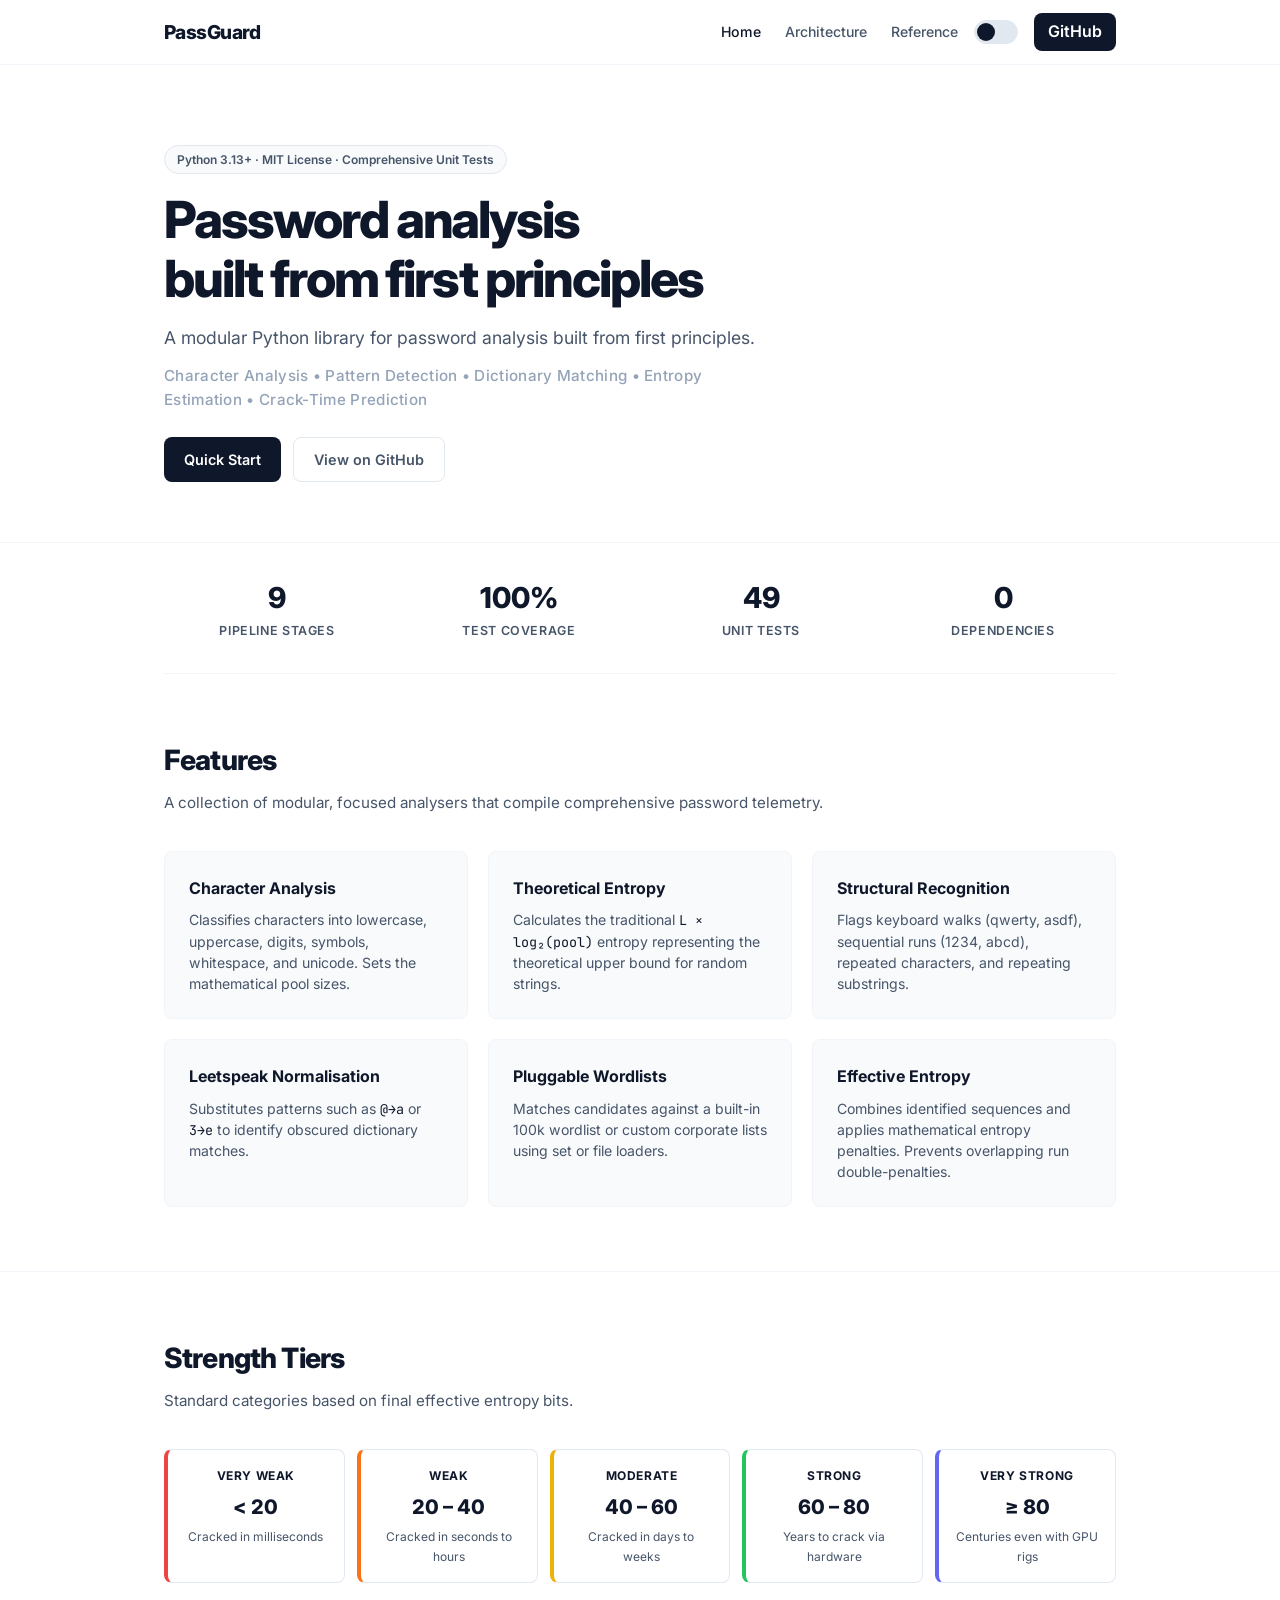
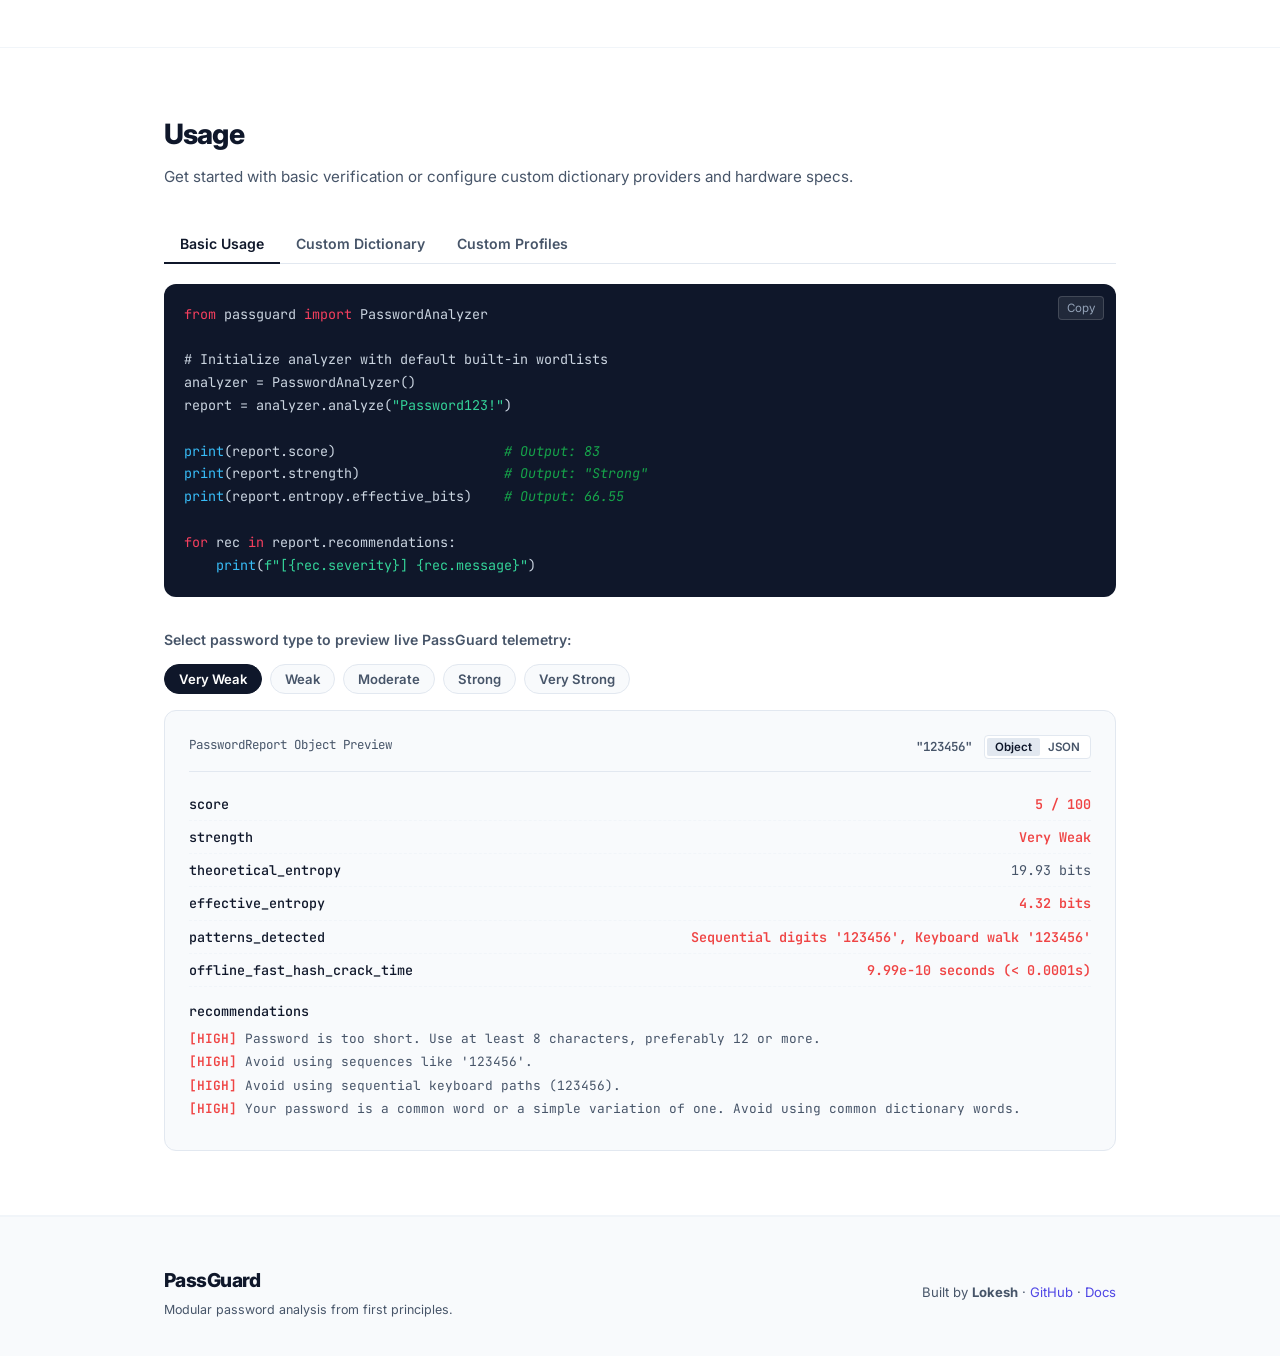
<file: docs/index.html>
<!DOCTYPE html>
<html lang="en">
<head>
  <meta charset="UTF-8" />
  <meta name="viewport" content="width=device-width, initial-scale=1.0" />
  <title>PassGuard — Password Analysis Library</title>
  <meta name="description" content="PassGuard is a modular, first-principles password strength analysis library for Python." />
  <link rel="preconnect" href="https://fonts.googleapis.com" />
  <link rel="preconnect" href="https://fonts.gstatic.com" crossorigin />
  <link href="https://fonts.googleapis.com/css2?family=Inter:wght@400;500;600;700;800&family=JetBrains+Mono:wght@400;500;600&display=swap" rel="stylesheet" />
  <link rel="stylesheet" href="style.css" />
  <link rel="icon" href="favicon.ico" type="image/x-icon" />
</head>
<body>

<!-- Navigation -->
<nav>
  <div class="container nav-inner">
    <span class="nav-logo">PassGuard</span>
    <div style="display: flex; align-items: center; gap: 16px;">
      <ul class="nav-links">
        <li><a href="index.html" class="active">Home</a></li>
        <li><a href="architecture.html">Architecture</a></li>
        <li><a href="reference.html">Reference</a></li>
      </ul>
      <button id="theme-toggle" class="theme-toggle-btn" aria-label="Toggle theme">
        <span class="theme-toggle-track">
          <span class="theme-toggle-knob"></span>
        </span>
      </button>
      <a href="https://github.com/lokeshkrio/PassGuard" class="nav-cta">GitHub</a>
    </div>
  </div>
</nav>

<!-- Hero Section -->
<header class="hero">
  <div class="container">
    <div class="badge">Python 3.13+ · MIT License · Comprehensive Unit Tests</div>
    <h1>Password analysis<br/>built from first principles</h1>
    <p>
      A modular Python library for password analysis built from first principles.
    </p>
    <p style="font-size: 0.95rem; font-weight: 500; letter-spacing: 0.02em; color: var(--text-light); margin-top: -12px; margin-bottom: 24px;">
      Character Analysis &bull; Pattern Detection &bull; Dictionary Matching &bull; Entropy Estimation &bull; Crack-Time Prediction
    </p>
    <div class="hero-actions">
      <a href="#usage" class="btn btn-primary">Quick Start</a>
      <a href="https://github.com/lokeshkrio/PassGuard" class="btn btn-secondary">View on GitHub</a>
    </div>
  </div>
</header>

<!-- Stats Row -->
<div class="container">
  <div class="stats-row">
    <div class="stat-card">
      <div class="stat-num">9</div>
      <div class="stat-label">Pipeline Stages</div>
    </div>
    <div class="stat-card">
      <div class="stat-num">100%</div>
      <div class="stat-label">Test Coverage</div>
    </div>
    <div class="stat-card">
      <div class="stat-num">49</div>
      <div class="stat-label">Unit Tests</div>
    </div>
    <div class="stat-card">
      <div class="stat-num">0</div>
      <div class="stat-label">Dependencies</div>
    </div>
  </div>
</div>

<!-- Features Section -->
<section id="features">
  <div class="container">
    <h2 class="section-title">Features</h2>
    <p class="section-subtitle">A collection of modular, focused analysers that compile comprehensive password telemetry.</p>
    <div class="features-grid">
      <div class="feature-card">
        <h3>Character Analysis</h3>
        <p>Classifies characters into lowercase, uppercase, digits, symbols, whitespace, and unicode. Sets the mathematical pool sizes.</p>
      </div>
      <div class="feature-card">
        <h3>Theoretical Entropy</h3>
        <p>Calculates the traditional <code>L × log₂(pool)</code> entropy representing the theoretical upper bound for random strings.</p>
      </div>
      <div class="feature-card">
        <h3>Structural Recognition</h3>
        <p>Flags keyboard walks (qwerty, asdf), sequential runs (1234, abcd), repeated characters, and repeating substrings.</p>
      </div>
      <div class="feature-card">
        <h3>Leetspeak Normalisation</h3>
        <p>Substitutes patterns such as <code>@→a</code> or <code>3→e</code> to identify obscured dictionary matches.</p>
      </div>
      <div class="feature-card">
        <h3>Pluggable Wordlists</h3>
        <p>Matches candidates against a built-in 100k wordlist or custom corporate lists using set or file loaders.</p>
      </div>
      <div class="feature-card">
        <h3>Effective Entropy</h3>
        <p>Combines identified sequences and applies mathematical entropy penalties. Prevents overlapping run double-penalties.</p>
      </div>
    </div>
  </div>
</section>

<!-- Strength Tiers Section -->
<section id="tiers">
  <div class="container">
    <h2 class="section-title">Strength Tiers</h2>
    <p class="section-subtitle">Standard categories based on final effective entropy bits.</p>
    <div class="tiers-grid">
      <div class="tier-card vw">
        <div class="tier-title">Very Weak</div>
        <div class="tier-val">&lt; 20</div>
        <div class="tier-desc">Cracked in milliseconds</div>
      </div>
      <div class="tier-card w">
        <div class="tier-title">Weak</div>
        <div class="tier-val">20 – 40</div>
        <div class="tier-desc">Cracked in seconds to hours</div>
      </div>
      <div class="tier-card m">
        <div class="tier-title">Moderate</div>
        <div class="tier-val">40 – 60</div>
        <div class="tier-desc">Cracked in days to weeks</div>
      </div>
      <div class="tier-card s">
        <div class="tier-title">Strong</div>
        <div class="tier-val">60 – 80</div>
        <div class="tier-desc">Years to crack via hardware</div>
      </div>
      <div class="tier-card vs">
        <div class="tier-title">Very Strong</div>
        <div class="tier-val">≥ 80</div>
        <div class="tier-desc">Centuries even with GPU rigs</div>
      </div>
    </div>
  </div>
</section>

<!-- Usage Section -->
<section id="usage">
  <div class="container">
    <h2 class="section-title">Usage</h2>
    <p class="section-subtitle">Get started with basic verification or configure custom dictionary providers and hardware specs.</p>
    
    <div class="tabs-nav">
      <button class="tab-btn active" onclick="openTab(event, 'basic')">Basic Usage</button>
      <button class="tab-btn" onclick="openTab(event, 'custom')">Custom Dictionary</button>
      <button class="tab-btn" onclick="openTab(event, 'profiles')">Custom Profiles</button>
    </div>

    <div id="basic" class="tab-pane active">
      <pre><code><span class="kw">from</span> passguard <span class="kw">import</span> PasswordAnalyzer
      
# Initialize analyzer with default built-in wordlists
analyzer = PasswordAnalyzer()
report = analyzer.analyze(<span class="str">"Password123!"</span>)

<span class="fn">print</span>(report.score)                     <span class="cmt"># Output: 83</span>
<span class="fn">print</span>(report.strength)                  <span class="cmt"># Output: "Strong"</span>
<span class="fn">print</span>(report.entropy.effective_bits)    <span class="cmt"># Output: 66.55</span>

<span class="kw">for</span> rec <span class="kw">in</span> report.recommendations:
    <span class="fn">print</span>(<span class="str">f"[{rec.severity}] {rec.message}"</span>)</code></pre>
    </div>

    <div id="custom" class="tab-pane">
      <pre><code><span class="kw">from</span> passguard <span class="kw">import</span> PasswordAnalyzer
<span class="kw">from</span> passguard.analysis.dictionary.provider <span class="kw">import</span> SetDictionaryProvider

# Create an isolated custom wordlist set provider
provider = SetDictionaryProvider({<span class="str">"acme"</span>, <span class="str">"admin"</span>, <span class="str">"secret"</span>})
analyzer = PasswordAnalyzer(dictionary_provider=provider)
report = analyzer.analyze(<span class="str">"ACME_Corp123!"</span>)

<span class="kw">for</span> m <span class="kw">in</span> report.dictionary_matches:
    <span class="fn">print</span>(<span class="str">f"Matched word: {m.word} at [{m.start}:{m.end}]"</span>)</code></pre>
    </div>

    <div id="profiles" class="tab-pane">
      <pre><code><span class="kw">from</span> passguard <span class="kw">import</span> PasswordAnalyzer
<span class="kw">from</span> passguard.analysis.cracktime.models <span class="kw">import</span> AttackProfile

# Define custom hardware setups and guess speeds
profiles = [
    AttackProfile(<span class="str">"RTX 4090 GPU Array"</span>, 25_000_000_000),
    AttackProfile(<span class="str">"Attacker Supercomputer"</span>, 500_000_000_000),
]
analyzer = PasswordAnalyzer(attack_profiles=profiles)
report = analyzer.analyze(<span class="str">"MyS3cur3P@ssw0rd!"</span>)

<span class="kw">for</span> name, seconds <span class="kw">in</span> report.crack_times.items():
    <span class="fn">print</span>(<span class="str">f"{name}: {seconds:.2e}s"</span>)</code></pre>
    </div>

    <!-- Example output box -->
    <div style="margin-top: 32px;">
      <div style="margin-bottom: 12px; font-size: 0.88rem; font-weight: 600; color: var(--text-muted);">
        Select password type to preview live PassGuard telemetry:
      </div>
      <div style="display: flex; gap: 8px; flex-wrap: wrap; margin-bottom: 16px;">
        <button class="preview-btn active" onclick="showPreview('very-weak')">Very Weak</button>
        <button class="preview-btn" onclick="showPreview('weak')">Weak</button>
        <button class="preview-btn" onclick="showPreview('moderate')">Moderate</button>
        <button class="preview-btn" onclick="showPreview('strong')">Strong</button>
        <button class="preview-btn" onclick="showPreview('very-strong')">Very Strong</button>
      </div>

      <div class="output-box" style="margin-top: 0;">
        <div class="output-header">
          <span>PasswordReport Object Preview</span>
          <div style="display: flex; gap: 12px; align-items: center;">
            <span id="preview-pwd" style="font-weight: 600;">"123456"</span>
            <div style="display: inline-flex; border: 1px solid var(--border-dark); border-radius: 4px; overflow: hidden; background: var(--bg); padding: 2px;">
              <button id="fmt-obj-btn" class="fmt-btn active" onclick="setViewFormat('obj')">Object</button>
              <button id="fmt-json-btn" class="fmt-btn" onclick="setViewFormat('json')">JSON</button>
            </div>
          </div>
        </div>
        <div class="output-body">
          <div id="preview-obj-view">
            <div class="out-item">
              <span class="out-k">score</span>
              <span class="out-v" id="preview-score">5 / 100</span>
            </div>
            <div class="out-item">
              <span class="out-k">strength</span>
              <span class="out-v" id="preview-strength">Very Weak</span>
            </div>
            <div class="out-item">
              <span class="out-k">theoretical_entropy</span>
              <span class="out-v" id="preview-theoretical">19.93 bits</span>
            </div>
            <div class="out-item">
              <span class="out-k">effective_entropy</span>
              <span class="out-v" id="preview-effective">4.32 bits</span>
            </div>
            <div class="out-item">
              <span class="out-k">patterns_detected</span>
              <span class="out-v" id="preview-patterns">Sequential digits '123456', Keyboard walk '123456'</span>
            </div>
            <div class="out-item">
              <span class="out-k">offline_fast_hash_crack_time</span>
              <span class="out-v" id="preview-crack">9.99e-10 seconds (< 0.0001 seconds)</span>
            </div>
            <div class="out-item" style="flex-direction: column; align-items: flex-start; border-bottom: none; padding-top: 12px;">
              <span class="out-k" style="margin-bottom: 6px;">recommendations</span>
              <div id="preview-recs" style="font-family: var(--font-mono); font-size: 0.8rem; color: var(--text-muted); line-height: 1.5; width: 100%;">
                <!-- Loaded dynamically -->
              </div>
            </div>
          </div>
          <div id="preview-json-view" style="display: none;">
            <pre style="background: none; padding: 0; margin: 0; border-radius: 0; overflow-x: auto; box-shadow: none;"><code id="json-code-block" style="color: inherit; font-size: 0.84rem; line-height: 1.5; white-space: pre;"></code></pre>
          </div>
        </div>
      </div>
    </div>
</section>

<!-- Footer -->
<footer>
  <div class="container footer-inner">
    <div>
      <span class="nav-logo">PassGuard</span>
      <p style="font-size: 0.78rem; margin-top: 4px;">Modular password analysis from first principles.</p>
    </div>
    <div>
      Built by <strong>Lokesh</strong> · 
      <a href="https://github.com/lokeshkrio">GitHub</a> · 
      <a href="reference.html">Docs</a>
    </div>
  </div>
</footer>

<script src="script.js"></script>
</body>
</html>
</file>
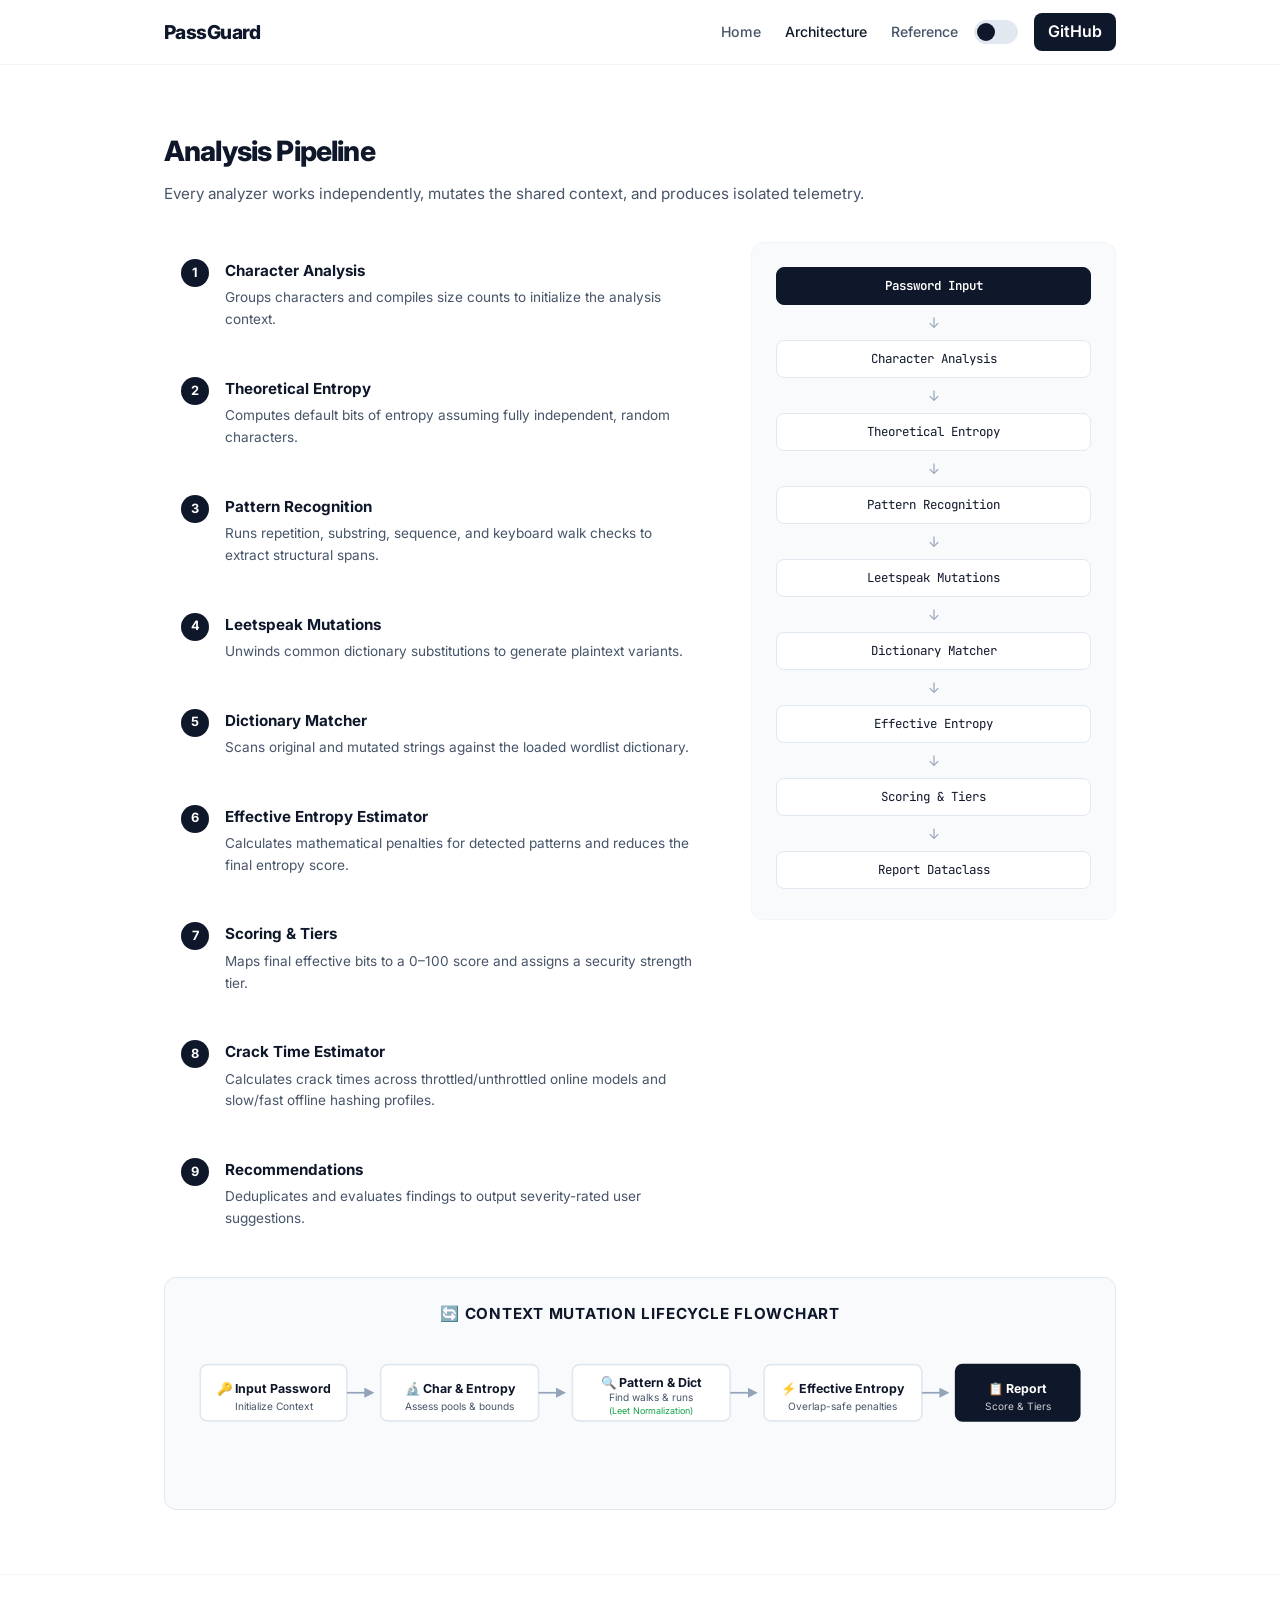
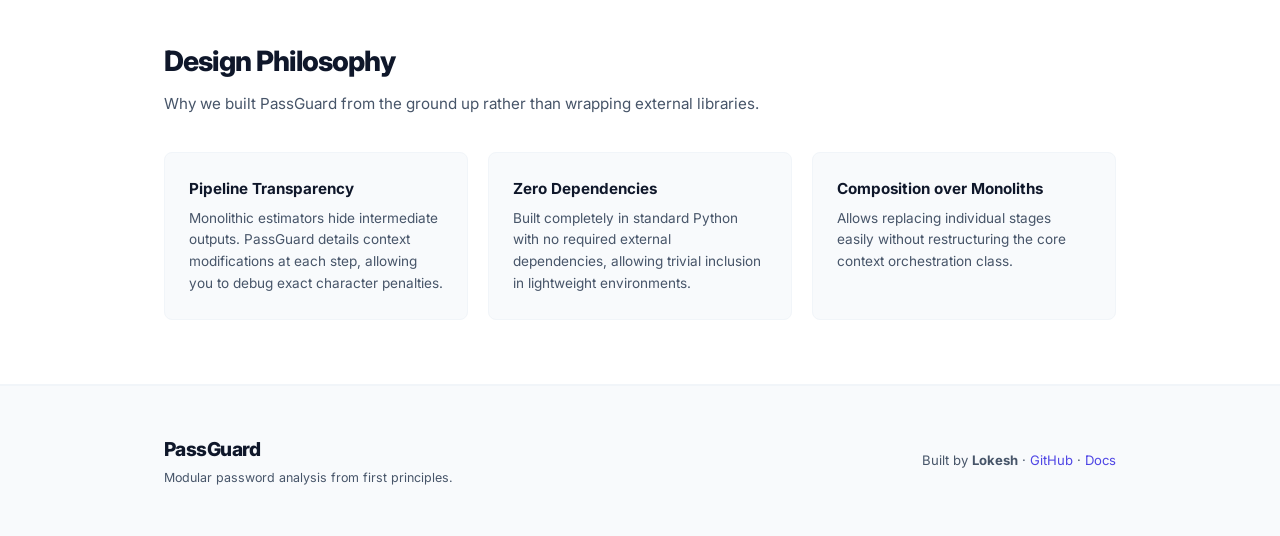
<file: docs/architecture.html>
<!DOCTYPE html>
<html lang="en">
<head>
  <meta charset="UTF-8" />
  <meta name="viewport" content="width=device-width, initial-scale=1.0" />
  <title>PassGuard — Architecture &amp; Pipeline</title>
  <meta name="description" content="Design philosophy and multi-stage analysis pipeline details of PassGuard." />
  <link rel="preconnect" href="https://fonts.googleapis.com" />
  <link rel="preconnect" href="https://fonts.gstatic.com" crossorigin />
  <link href="https://fonts.googleapis.com/css2?family=Inter:wght@400;500;600;700;800&family=JetBrains+Mono:wght@400;500;600&display=swap" rel="stylesheet" />
  <link rel="stylesheet" href="style.css" />
  <link rel="icon" href="favicon.ico" type="image/x-icon" />
</head>
<body>

<!-- Navigation -->
<nav>
  <div class="container nav-inner">
    <span class="nav-logo">PassGuard</span>
    <div style="display: flex; align-items: center; gap: 16px;">
      <ul class="nav-links">
        <li><a href="index.html">Home</a></li>
        <li><a href="architecture.html" class="active">Architecture</a></li>
        <li><a href="reference.html">Reference</a></li>
      </ul>
      <button id="theme-toggle" class="theme-toggle-btn" aria-label="Toggle theme">
        <span class="theme-toggle-track">
          <span class="theme-toggle-knob"></span>
        </span>
      </button>
      <a href="https://github.com/lokeshkrio/PassGuard" class="nav-cta">GitHub</a>
    </div>
  </div>
</nav>

<!-- Pipeline Section -->
<section id="pipeline">
  <div class="container">
    <h2 class="section-title">Analysis Pipeline</h2>
    <p class="section-subtitle">Every analyzer works independently, mutates the shared context, and produces isolated telemetry.</p>
    <div class="pipeline-container">
      <div class="pipeline-steps">
        <div class="pipeline-step" data-target="flow-group-char">
          <div class="step-num">1</div>
          <div class="step-body">
            <h4>Character Analysis</h4>
            <p>Groups characters and compiles size counts to initialize the analysis context.</p>
          </div>
        </div>
        <div class="pipeline-step" data-target="flow-group-char">
          <div class="step-num">2</div>
          <div class="step-body">
            <h4>Theoretical Entropy</h4>
            <p>Computes default bits of entropy assuming fully independent, random characters.</p>
          </div>
        </div>
        <div class="pipeline-step" data-target="flow-group-pattern">
          <div class="step-num">3</div>
          <div class="step-body">
            <h4>Pattern Recognition</h4>
            <p>Runs repetition, substring, sequence, and keyboard walk checks to extract structural spans.</p>
          </div>
        </div>
        <div class="pipeline-step" data-target="flow-group-pattern">
          <div class="step-num">4</div>
          <div class="step-body">
            <h4>Leetspeak Mutations</h4>
            <p>Unwinds common dictionary substitutions to generate plaintext variants.</p>
          </div>
        </div>
        <div class="pipeline-step" data-target="flow-group-pattern">
          <div class="step-num">5</div>
          <div class="step-body">
            <h4>Dictionary Matcher</h4>
            <p>Scans original and mutated strings against the loaded wordlist dictionary.</p>
          </div>
        </div>
        <div class="pipeline-step" data-target="flow-group-effective">
          <div class="step-num">6</div>
          <div class="step-body">
            <h4>Effective Entropy Estimator</h4>
            <p>Calculates mathematical penalties for detected patterns and reduces the final entropy score.</p>
          </div>
        </div>
        <div class="pipeline-step" data-target="flow-group-report">
          <div class="step-num">7</div>
          <div class="step-body">
            <h4>Scoring &amp; Tiers</h4>
            <p>Maps final effective bits to a 0–100 score and assigns a security strength tier.</p>
          </div>
        </div>
        <div class="pipeline-step" data-target="flow-group-report">
          <div class="step-num">8</div>
          <div class="step-body">
            <h4>Crack Time Estimator</h4>
            <p>Calculates crack times across throttled/unthrottled online models and slow/fast offline hashing profiles.</p>
          </div>
        </div>
        <div class="pipeline-step" data-target="flow-group-report">
          <div class="step-num">9</div>
          <div class="step-body">
            <h4>Recommendations</h4>
            <p>Deduplicates and evaluates findings to output severity-rated user suggestions.</p>
          </div>
        </div>
      </div>
      <div class="pipeline-diagram">
        <div class="diag-box highlight">Password Input</div>
        <div class="diag-arrow">↓</div>
        <div class="diag-box">Character Analysis</div>
        <div class="diag-arrow">↓</div>
        <div class="diag-box">Theoretical Entropy</div>
        <div class="diag-arrow">↓</div>
        <div class="diag-box">Pattern Recognition</div>
        <div class="diag-arrow">↓</div>
        <div class="diag-box">Leetspeak Mutations</div>
        <div class="diag-arrow">↓</div>
        <div class="diag-box">Dictionary Matcher</div>
        <div class="diag-arrow">↓</div>
        <div class="diag-box">Effective Entropy</div>
        <div class="diag-arrow">↓</div>
        <div class="diag-box">Scoring &amp; Tiers</div>
        <div class="diag-arrow">↓</div>
        <div class="diag-box text-highlight">Report Dataclass</div>
      </div>
    </div>

    <!-- Responsive SVG Flowchart -->
    <div style="background: var(--bg-card); border: 1px solid var(--border-dark); border-radius: var(--radius-lg); padding: 24px; text-align: center; margin-top: 30px;">
      <h4 style="font-size: 0.95rem; font-weight: 700; margin-bottom: 16px; text-transform: uppercase; letter-spacing: 0.05em;">🔄 Context Mutation Lifecycle Flowchart</h4>
      <svg viewBox="0 0 800 120" style="width: 100%; height: auto; font-family: var(--font-sans);">
        <defs>
          <marker id="arrow" viewBox="0 0 10 10" refX="5" refY="5" markerWidth="6" markerHeight="6" orient="auto-start-reverse">
            <path d="M 0 0 L 10 5 L 0 10 z" fill="var(--text-light)" />
          </marker>
        </defs>
        
        <!-- Box 1 -->
        <g class="flow-group" id="flow-group-input">
          <rect x="10" y="20" width="130" height="50" rx="6" fill="var(--bg)" stroke="var(--border-dark)" stroke-width="1.5" style="transition: all 0.2s;" />
          <text x="75" y="45" font-size="11" font-weight="700" fill="var(--text)" text-anchor="middle" style="transition: all 0.2s;">🔑 Input Password</text>
          <text x="75" y="60" font-size="9" fill="var(--text-muted)" text-anchor="middle" style="transition: all 0.2s;">Initialize Context</text>
        </g>

        <line x1="140" y1="45" x2="160" y2="45" stroke="var(--text-light)" stroke-width="1.5" marker-end="url(#arrow)" />

        <!-- Box 2 -->
        <g class="flow-group" id="flow-group-char">
          <rect x="170" y="20" width="140" height="50" rx="6" fill="var(--bg)" stroke="var(--border-dark)" stroke-width="1.5" style="transition: all 0.2s;" />
          <text x="240" y="45" font-size="11" font-weight="700" fill="var(--text)" text-anchor="middle" style="transition: all 0.2s;">🔬 Char &amp; Entropy</text>
          <text x="240" y="60" font-size="9" fill="var(--text-muted)" text-anchor="middle" style="transition: all 0.2s;">Assess pools &amp; bounds</text>
        </g>

        <line x1="310" y1="45" x2="330" y2="45" stroke="var(--text-light)" stroke-width="1.5" marker-end="url(#arrow)" />

        <!-- Box 3 -->
        <g class="flow-group" id="flow-group-pattern">
          <rect x="340" y="20" width="140" height="50" rx="6" fill="var(--bg)" stroke="var(--border-dark)" stroke-width="1.5" style="transition: all 0.2s;" />
          <text x="410" y="40" font-size="11" font-weight="700" fill="var(--text)" text-anchor="middle" style="transition: all 0.2s;">🔍 Pattern &amp; Dict</text>
          <text x="410" y="52" font-size="9" fill="var(--text-muted)" text-anchor="middle" style="transition: all 0.2s;">Find walks &amp; runs</text>
          <text x="410" y="64" font-size="8" fill="var(--comment)" text-anchor="middle" style="transition: all 0.2s;">(Leet Normalization)</text>
        </g>

        <line x1="480" y1="45" x2="500" y2="45" stroke="var(--text-light)" stroke-width="1.5" marker-end="url(#arrow)" />

        <!-- Box 4 -->
        <g class="flow-group" id="flow-group-effective">
          <rect x="510" y="20" width="140" height="50" rx="6" fill="var(--bg)" stroke="var(--border-dark)" stroke-width="1.5" style="transition: all 0.2s;" />
          <text x="580" y="45" font-size="11" font-weight="700" fill="var(--text)" text-anchor="middle" style="transition: all 0.2s;">⚡ Effective Entropy</text>
          <text x="580" y="60" font-size="9" fill="var(--text-muted)" text-anchor="middle" style="transition: all 0.2s;">Overlap-safe penalties</text>
        </g>

        <line x1="650" y1="45" x2="670" y2="45" stroke="var(--text-light)" stroke-width="1.5" marker-end="url(#arrow)" />

        <!-- Box 5 -->
        <g class="flow-group" id="flow-group-report">
          <rect x="680" y="20" width="110" height="50" rx="6" fill="var(--text)" stroke="var(--text)" stroke-width="1.5" style="transition: all 0.2s;" />
          <text x="735" y="45" font-size="11" font-weight="700" fill="var(--bg)" text-anchor="middle" style="transition: all 0.2s;">📋 Report</text>
          <text x="735" y="60" font-size="9" fill="var(--bg)" opacity="0.8" text-anchor="middle" style="transition: all 0.2s;">Score &amp; Tiers</text>
        </g>
      </svg>
    </div>
  </div>
</section>

<!-- Design Philosophy Section -->
<section id="design">
  <div class="container">
    <h2 class="section-title">Design Philosophy</h2>
    <p class="section-subtitle">Why we built PassGuard from the ground up rather than wrapping external libraries.</p>
    <div class="philosophy-grid">
      <div class="philosophy-card">
        <h3>Pipeline Transparency</h3>
        <p>Monolithic estimators hide intermediate outputs. PassGuard details context modifications at each step, allowing you to debug exact character penalties.</p>
      </div>
      <div class="philosophy-card">
        <h3>Zero Dependencies</h3>
        <p>Built completely in standard Python with no required external dependencies, allowing trivial inclusion in lightweight environments.</p>
      </div>
      <div class="philosophy-card">
        <h3>Composition over Monoliths</h3>
        <p>Allows replacing individual stages easily without restructuring the core context orchestration class.</p>
      </div>
    </div>
  </div>
</section>

<!-- Footer -->
<footer>
  <div class="container footer-inner">
    <div>
      <span class="nav-logo">PassGuard</span>
      <p style="font-size: 0.78rem; margin-top: 4px;">Modular password analysis from first principles.</p>
    </div>
    <div>
      Built by <strong>Lokesh</strong> · 
      <a href="https://github.com/lokeshkrio">GitHub</a> · 
      <a href="reference.html">Docs</a>
    </div>
  </div>
</footer>

<script src="script.js"></script>
</body>
</html>
</file>
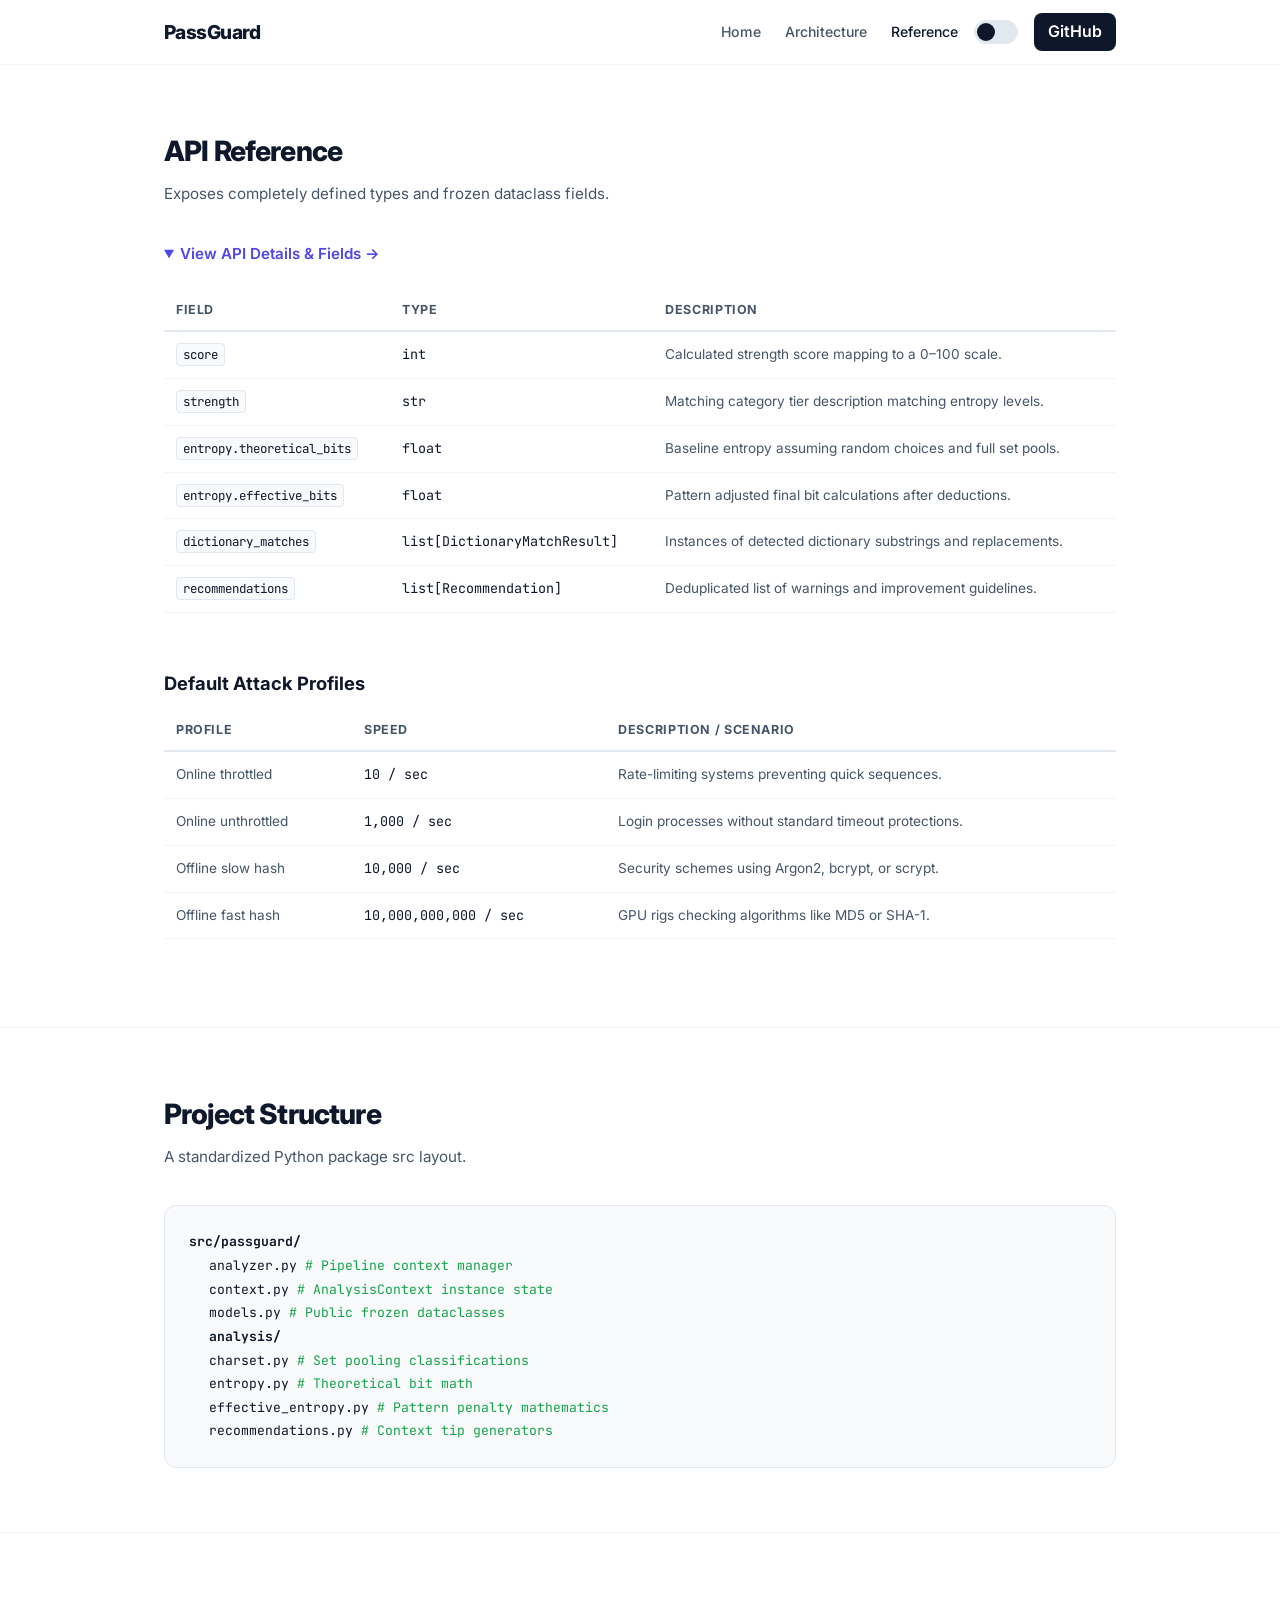
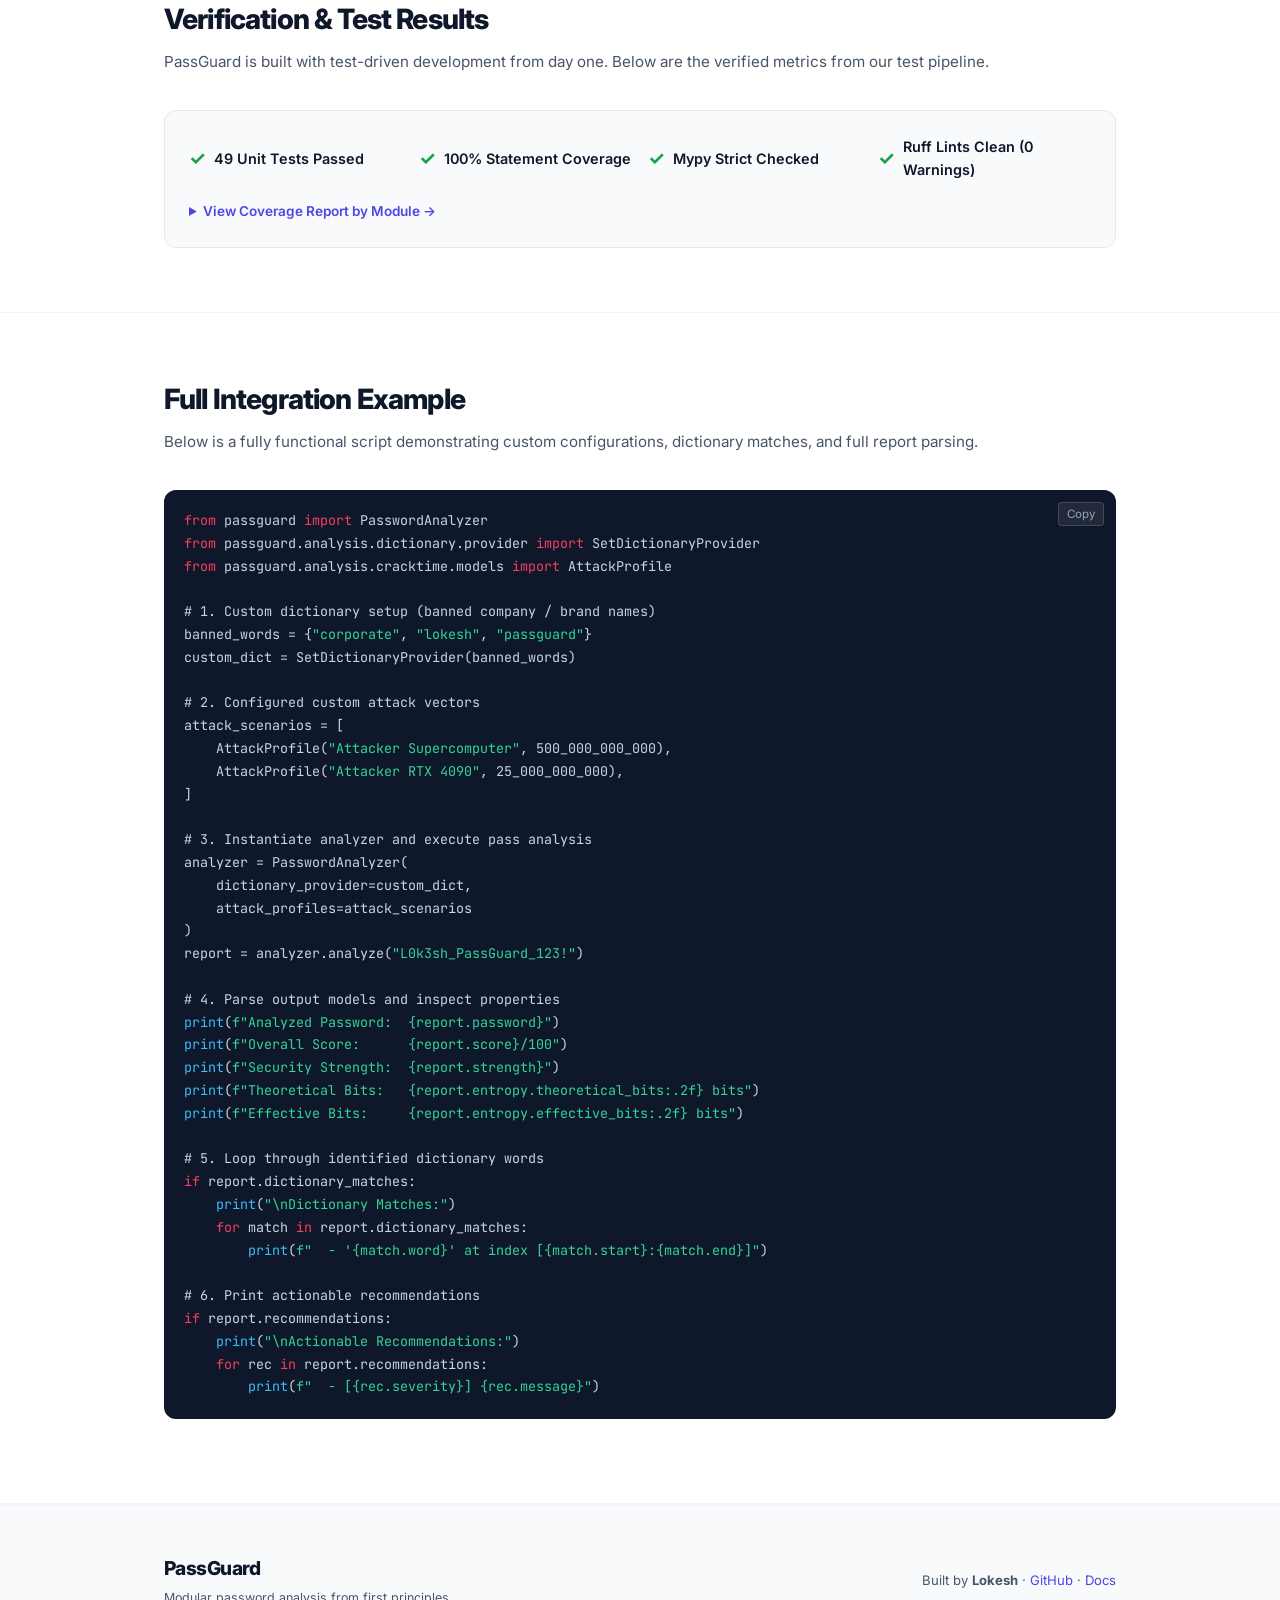
<file: docs/docs.html>
<!DOCTYPE html>
<html lang="en">
<head>
  <meta charset="UTF-8" />
  <meta name="viewport" content="width=device-width, initial-scale=1.0" />
  <title>PassGuard — API Reference &amp; Verification</title>
  <meta name="description" content="Technical details, API reference, verification metrics, and integration code examples for PassGuard." />
  <link rel="preconnect" href="https://fonts.googleapis.com" />
  <link rel="preconnect" href="https://fonts.gstatic.com" crossorigin />
  <link href="https://fonts.googleapis.com/css2?family=Inter:wght@400;500;600;700;800&family=JetBrains+Mono:wght@400;500;600&display=swap" rel="stylesheet" />
  <link rel="stylesheet" href="style.css" />
  <link rel="icon" href="favicon.ico" type="image/x-icon" />
</head>
<body>

<!-- Navigation -->
<nav>
  <div class="container nav-inner">
    <span class="nav-logo">PassGuard</span>
    <div style="display: flex; align-items: center; gap: 16px;">
      <ul class="nav-links">
        <li><a href="index.html">Home</a></li>
        <li><a href="architecture.html">Architecture</a></li>
        <li><a href="docs.html" class="active">Reference</a></li>
      </ul>
      <button id="theme-toggle" class="theme-toggle-btn" aria-label="Toggle theme">
        <span class="theme-toggle-track">
          <span class="theme-toggle-knob"></span>
        </span>
      </button>
      <a href="https://github.com/lokeshkrio/PassGuard" class="nav-cta">GitHub</a>
    </div>
  </div>
</nav>

<!-- API Section -->
<section id="api">
  <div class="container">
    <h2 class="section-title">API Reference</h2>
    <p class="section-subtitle">Exposes completely defined types and frozen dataclass fields.</p>

    <details open style="cursor: pointer; outline: none;">
      <summary style="font-size: 0.95rem; font-weight: 600; color: var(--accent); outline: none; margin-bottom: 24px;">View API Details &amp; Fields &rarr;</summary>
      
      <div style="cursor: default;">
        <div class="table-wrapper">
          <table>
            <thead>
              <tr>
                <th>Field</th>
                <th>Type</th>
                <th>Description</th>
              </tr>
            </thead>
            <tbody>
              <tr>
                <td><code class="inline">score</code></td>
                <td><code>int</code></td>
                <td>Calculated strength score mapping to a 0–100 scale.</td>
              </tr>
              <tr>
                <td><code class="inline">strength</code></td>
                <td><code>str</code></td>
                <td>Matching category tier description matching entropy levels.</td>
              </tr>
              <tr>
                <td><code class="inline">entropy.theoretical_bits</code></td>
                <td><code>float</code></td>
                <td>Baseline entropy assuming random choices and full set pools.</td>
              </tr>
              <tr>
                <td><code class="inline">entropy.effective_bits</code></td>
                <td><code>float</code></td>
                <td>Pattern adjusted final bit calculations after deductions.</td>
              </tr>
              <tr>
                <td><code class="inline">dictionary_matches</code></td>
                <td><code>list[DictionaryMatchResult]</code></td>
                <td>Instances of detected dictionary substrings and replacements.</td>
              </tr>
              <tr>
                <td><code class="inline">recommendations</code></td>
                <td><code>list[Recommendation]</code></td>
                <td>Deduplicated list of warnings and improvement guidelines.</td>
              </tr>
            </tbody>
          </table>
        </div>

        <h3 style="font-size: 1.15rem; font-weight: 700; margin: 32px 0 12px;">Default Attack Profiles</h3>
        <div class="table-wrapper">
          <table>
            <thead>
              <tr>
                <th>Profile</th>
                <th>Speed</th>
                <th>Description / Scenario</th>
              </tr>
            </thead>
            <tbody>
              <tr>
                <td>Online throttled</td>
                <td><code>10 / sec</code></td>
                <td>Rate-limiting systems preventing quick sequences.</td>
              </tr>
              <tr>
                <td>Online unthrottled</td>
                <td><code>1,000 / sec</code></td>
                <td>Login processes without standard timeout protections.</td>
              </tr>
              <tr>
                <td>Offline slow hash</td>
                <td><code>10,000 / sec</code></td>
                <td>Security schemes using Argon2, bcrypt, or scrypt.</td>
              </tr>
              <tr>
                <td>Offline fast hash</td>
                <td><code>10,000,000,000 / sec</code></td>
                <td>GPU rigs checking algorithms like MD5 or SHA-1.</td>
              </tr>
            </tbody>
          </table>
        </div>
      </div>
    </details>
  </div>
</section>

<!-- Project Structure Section -->
<section id="structure">
  <div class="container">
    <h2 class="section-title">Project Structure</h2>
    <p class="section-subtitle">A standardized Python package src layout.</p>
    <div class="file-tree">
      <div><span class="tree-dir">src/passguard/</span></div>
      <div class="tree-indent"><span class="tree-file">analyzer.py</span> <span class="tree-cmt"># Pipeline context manager</span></div>
      <div class="tree-indent"><span class="tree-file">context.py</span> <span class="tree-cmt"># AnalysisContext instance state</span></div>
      <div class="tree-indent"><span class="tree-file">models.py</span> <span class="tree-cmt"># Public frozen dataclasses</span></div>
      <div class="tree-indent"><span class="tree-dir">analysis/</span></div>
      <div class="tree-indent tree-indent"><span class="tree-file">charset.py</span> <span class="tree-cmt"># Set pooling classifications</span></div>
      <div class="tree-indent tree-indent"><span class="tree-file">entropy.py</span> <span class="tree-cmt"># Theoretical bit math</span></div>
      <div class="tree-indent tree-indent"><span class="tree-file">effective_entropy.py</span> <span class="tree-cmt"># Pattern penalty mathematics</span></div>
      <div class="tree-indent tree-indent"><span class="tree-file">recommendations.py</span> <span class="tree-cmt"># Context tip generators</span></div>
    </div>
  </div>
</section>

<!-- Verification & Test Results Section -->
<section id="verification">
  <div class="container">
    <h2 class="section-title">Verification &amp; Test Results</h2>
    <p class="section-subtitle">PassGuard is built with test-driven development from day one. Below are the verified metrics from our test pipeline.</p>
    
    <div style="background: var(--bg-card); border: 1px solid var(--border-dark); border-radius: var(--radius-lg); padding: 24px;">
      <div style="display: grid; grid-template-columns: repeat(auto-fit, minmax(200px, 1fr)); gap: 16px; margin-bottom: 20px;">
        <div style="display: flex; align-items: center; gap: 8px;">
          <span style="color: #16a34a; font-weight: bold; font-size: 1.2rem;">✓</span>
          <span style="font-size: 0.9rem; font-weight: 600;">49 Unit Tests Passed</span>
        </div>
        <div style="display: flex; align-items: center; gap: 8px;">
          <span style="color: #16a34a; font-weight: bold; font-size: 1.2rem;">✓</span>
          <span style="font-size: 0.9rem; font-weight: 600;">100% Statement Coverage</span>
        </div>
        <div style="display: flex; align-items: center; gap: 8px;">
          <span style="color: #16a34a; font-weight: bold; font-size: 1.2rem;">✓</span>
          <span style="font-size: 0.9rem; font-weight: 600;">Mypy Strict Checked</span>
        </div>
        <div style="display: flex; align-items: center; gap: 8px;">
          <span style="color: #16a34a; font-weight: bold; font-size: 1.2rem;">✓</span>
          <span style="font-size: 0.9rem; font-weight: 600;">Ruff Lints Clean (0 Warnings)</span>
        </div>
      </div>
      
      <details style="cursor: pointer; outline: none;">
        <summary style="font-size: 0.85rem; font-weight: 600; color: var(--accent); outline: none; margin-top: 12px;">View Coverage Report by Module &rarr;</summary>
        <div class="table-wrapper" style="margin-top: 16px; cursor: default;">
          <table>
            <thead>
              <tr>
                <th>Module Name</th>
                <th>Statements</th>
                <th>Missed</th>
                <th>Coverage</th>
              </tr>
            </thead>
            <tbody>
              <tr><td><code>passguard/analysis/charset.py</code></td><td>25</td><td>0</td><td style="color:#16a34a; font-weight:600;">100%</td></tr>
              <tr><td><code>passguard/analysis/entropy.py</code></td><td>25</td><td>0</td><td style="color:#16a34a; font-weight:600;">100%</td></tr>
              <tr><td><code>passguard/analysis/effective_entropy.py</code></td><td>59</td><td>0</td><td style="color:#16a34a; font-weight:600;">100%</td></tr>
              <tr><td><code>passguard/analysis/scoring.py</code></td><td>22</td><td>0</td><td style="color:#16a34a; font-weight:600;">100%</td></tr>
              <tr><td><code>passguard/analysis/mutations.py</code></td><td>15</td><td>0</td><td style="color:#16a34a; font-weight:600;">100%</td></tr>
              <tr><td><code>passguard/analysis/recommendations.py</code></td><td>30</td><td>0</td><td style="color:#16a34a; font-weight:600;">100%</td></tr>
              <tr><td><code>passguard/analysis/pattern/engine.py</code></td><td>15</td><td>0</td><td style="color:#16a34a; font-weight:600;">100%</td></tr>
              <tr><td><code>passguard/analysis/pattern/keyboard.py</code></td><td>29</td><td>0</td><td style="color:#16a34a; font-weight:600;">100%</td></tr>
              <tr><td><code>passguard/analysis/pattern/repeated.py</code></td><td>83</td><td>0</td><td style="color:#16a34a; font-weight:600;">100%</td></tr>
              <tr><td><code>passguard/analysis/pattern/sequence.py</code></td><td>37</td><td>0</td><td style="color:#16a34a; font-weight:600;">100%</td></tr>
              <tr><td><code>passguard/analysis/dictionary/analyzer.py</code></td><td>26</td><td>0</td><td style="color:#16a34a; font-weight:600;">100%</td></tr>
              <tr><td><code>passguard/analysis/cracktime/analyzer.py</code></td><td>15</td><td>0</td><td style="color:#16a34a; font-weight:600;">100%</td></tr>
            </tbody>
          </table>
        </div>
      </details>
    </div>
  </div>
</section>

<!-- Full Integration Example Section -->
<section id="full-example">
  <div class="container">
    <h2 class="section-title">Full Integration Example</h2>
    <p class="section-subtitle">Below is a fully functional script demonstrating custom configurations, dictionary matches, and full report parsing.</p>
    
    <pre><code><span class="kw">from</span> passguard <span class="kw">import</span> PasswordAnalyzer
<span class="kw">from</span> passguard.analysis.dictionary.provider <span class="kw">import</span> SetDictionaryProvider
<span class="kw">from</span> passguard.analysis.cracktime.models <span class="kw">import</span> AttackProfile

# 1. Custom dictionary setup (banned company / brand names)
banned_words = {<span class="str">"corporate"</span>, <span class="str">"lokesh"</span>, <span class="str">"passguard"</span>}
custom_dict = SetDictionaryProvider(banned_words)

# 2. Configured custom attack vectors
attack_scenarios = [
    AttackProfile(<span class="str">"Attacker Supercomputer"</span>, 500_000_000_000),
    AttackProfile(<span class="str">"Attacker RTX 4090"</span>, 25_000_000_000),
]

# 3. Instantiate analyzer and execute pass analysis
analyzer = PasswordAnalyzer(
    dictionary_provider=custom_dict, 
    attack_profiles=attack_scenarios
)
report = analyzer.analyze(<span class="str">"L0k3sh_PassGuard_123!"</span>)

# 4. Parse output models and inspect properties
<span class="fn">print</span>(<span class="str">f"Analyzed Password:  {report.password}"</span>)
<span class="fn">print</span>(<span class="str">f"Overall Score:      {report.score}/100"</span>)
<span class="fn">print</span>(<span class="str">f"Security Strength:  {report.strength}"</span>)
<span class="fn">print</span>(<span class="str">f"Theoretical Bits:   {report.entropy.theoretical_bits:.2f} bits"</span>)
<span class="fn">print</span>(<span class="str">f"Effective Bits:     {report.entropy.effective_bits:.2f} bits"</span>)

# 5. Loop through identified dictionary words
<span class="kw">if</span> report.dictionary_matches:
    <span class="fn">print</span>(<span class="str">"\nDictionary Matches:"</span>)
    <span class="kw">for</span> match <span class="kw">in</span> report.dictionary_matches:
        <span class="fn">print</span>(<span class="str">f"  - '{match.word}' at index [{match.start}:{match.end}]"</span>)

# 6. Print actionable recommendations
<span class="kw">if</span> report.recommendations:
    <span class="fn">print</span>(<span class="str">"\nActionable Recommendations:"</span>)
    <span class="kw">for</span> rec <span class="kw">in</span> report.recommendations:
        <span class="fn">print</span>(<span class="str">f"  - [{rec.severity}] {rec.message}"</span>)</code></pre>
  </div>
</section>

<!-- Footer -->
<footer>
  <div class="container footer-inner">
    <div>
      <span class="nav-logo">PassGuard</span>
      <p style="font-size: 0.78rem; margin-top: 4px;">Modular password analysis from first principles.</p>
    </div>
    <div>
      Built by <strong>Lokesh</strong> · 
      <a href="https://github.com/lokeshkrio">GitHub</a> · 
      <a href="docs.html">Docs</a>
    </div>
  </div>
</footer>

<script src="script.js"></script>
</body>
</html>
</file>
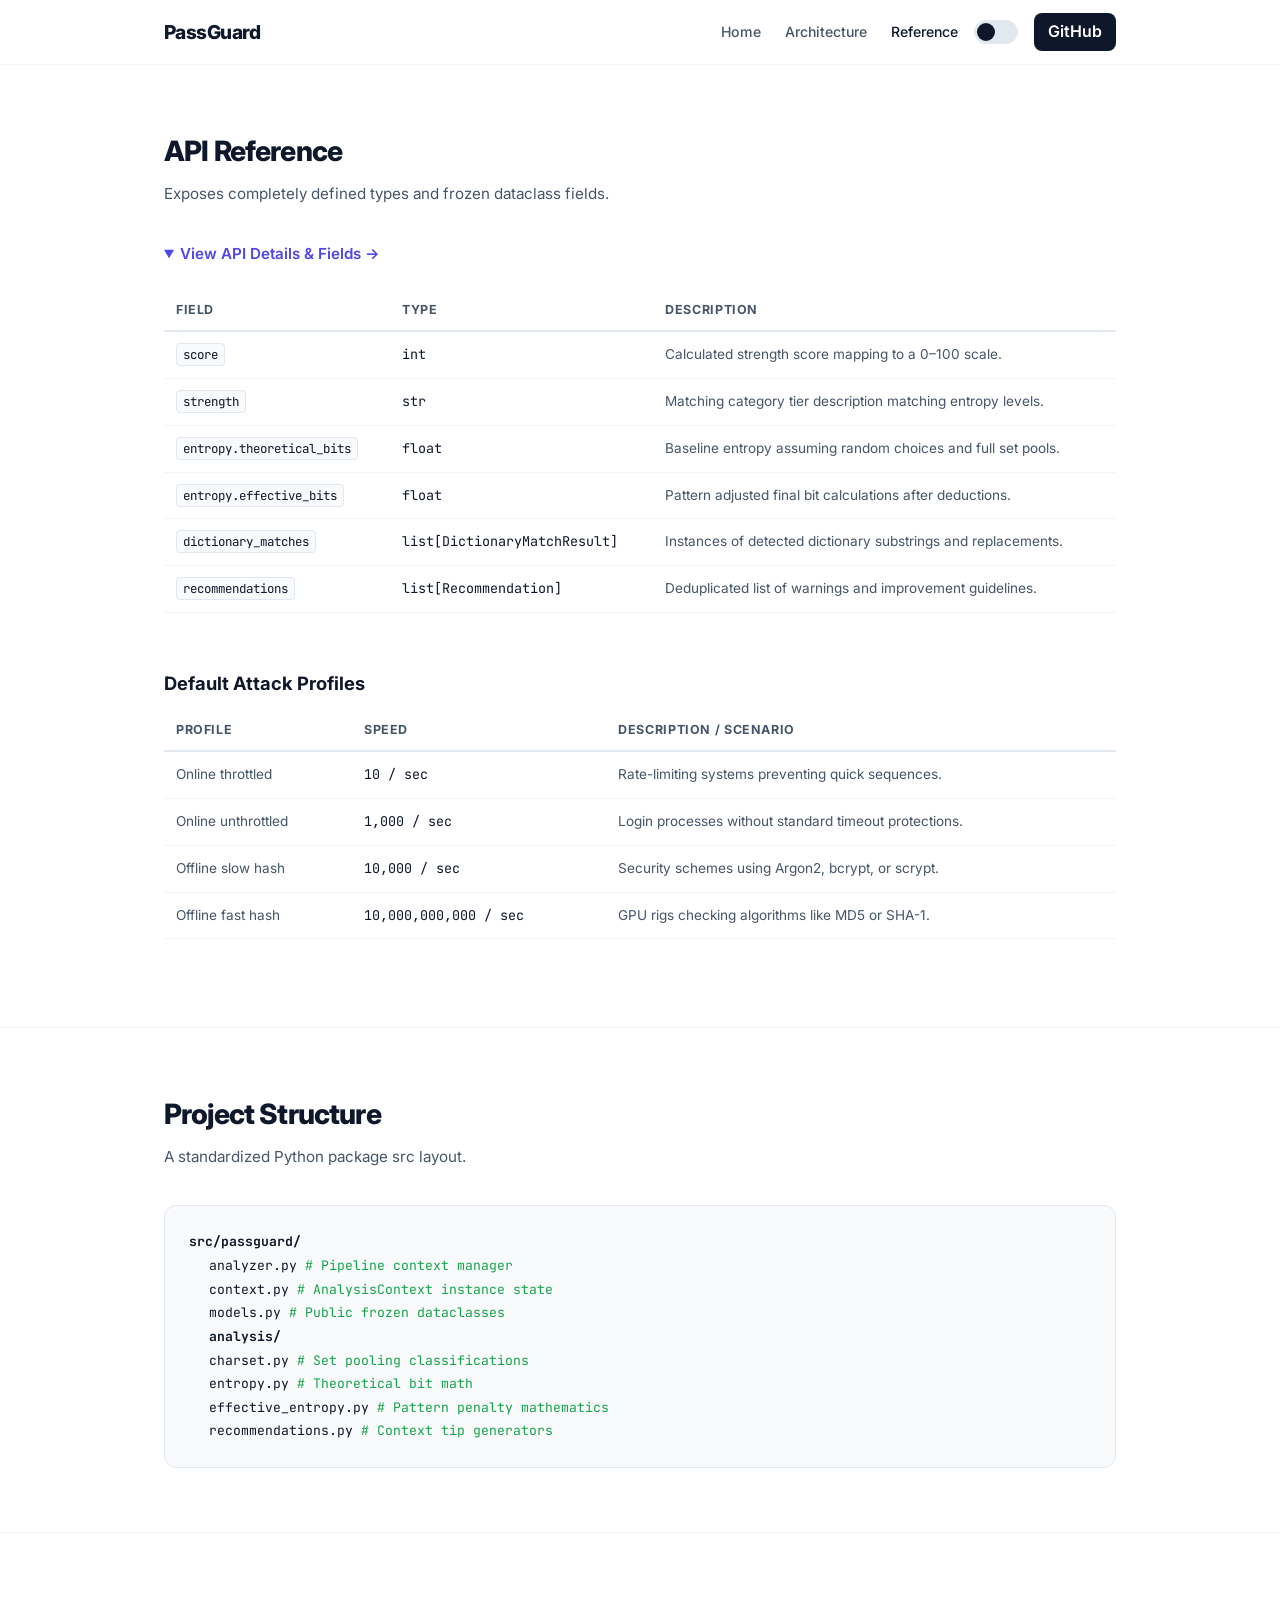
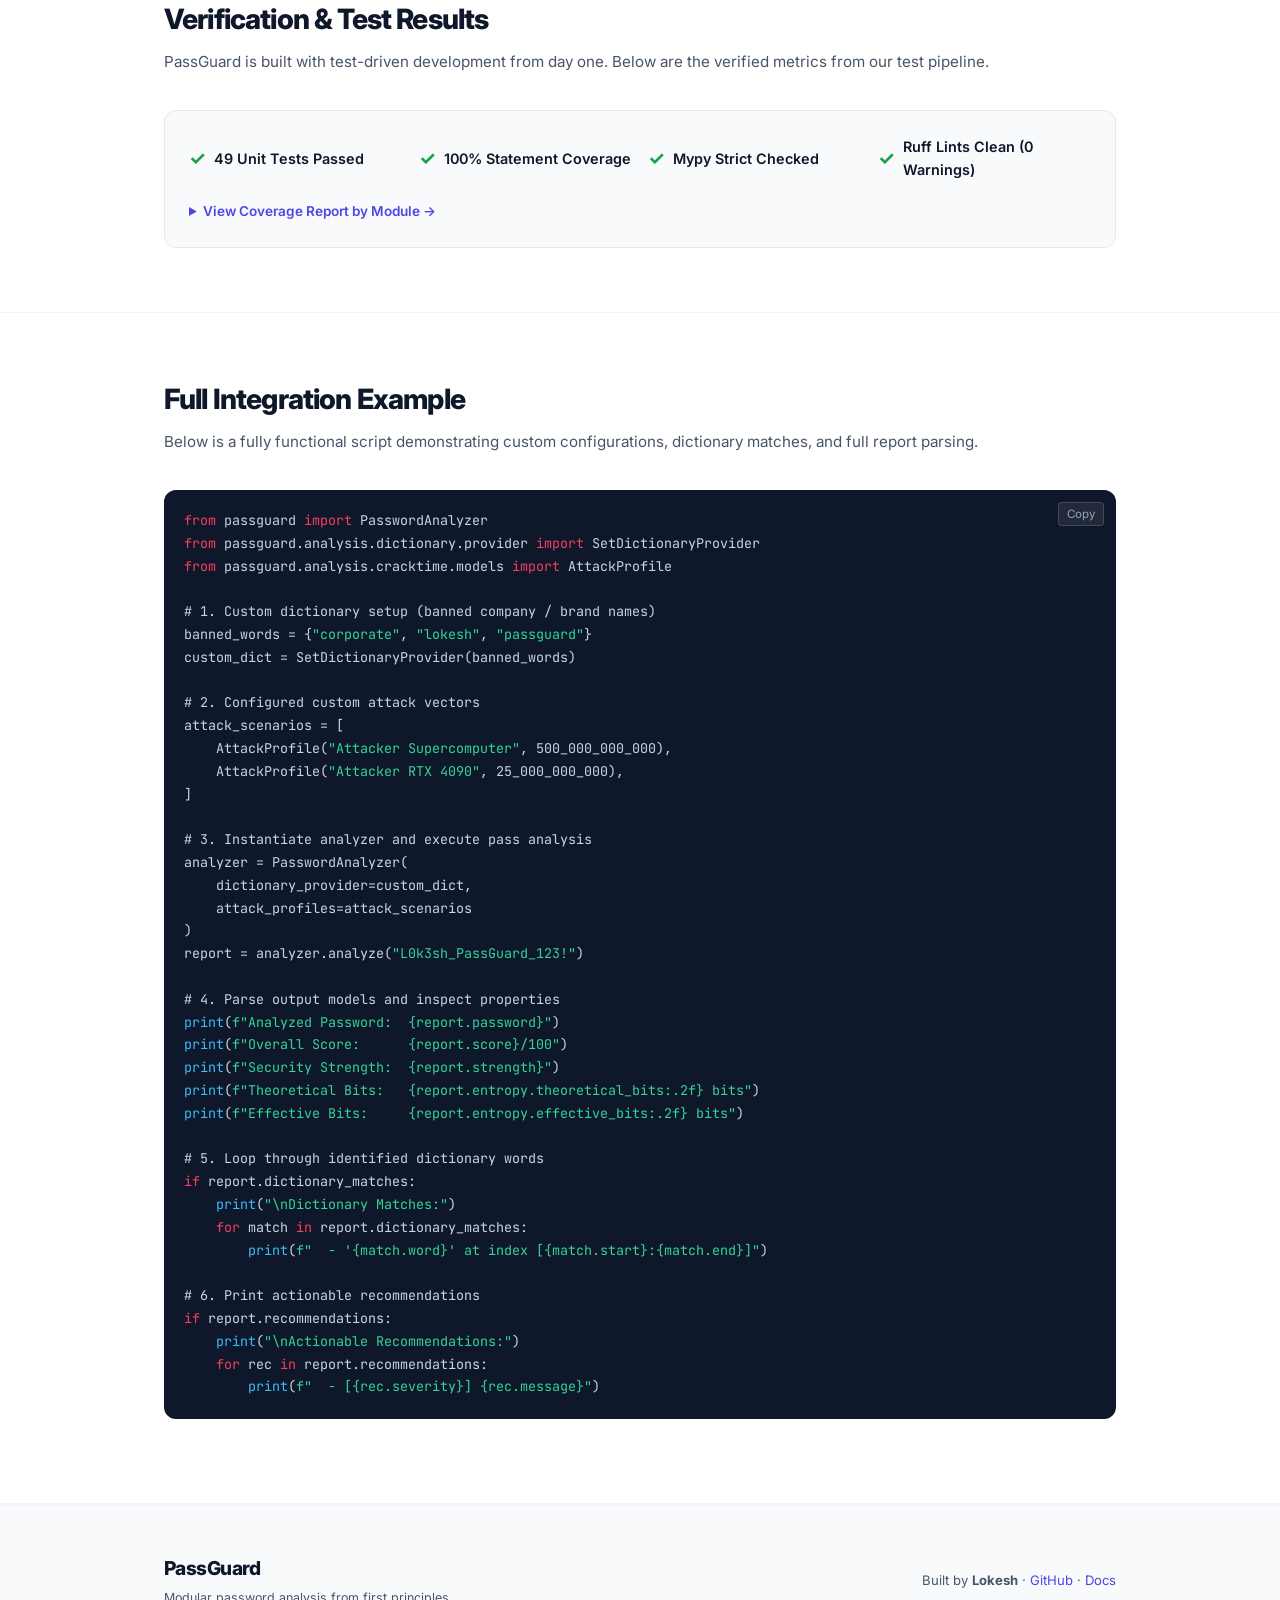
<file: docs/reference.html>
<!DOCTYPE html>
<html lang="en">
<head>
  <meta charset="UTF-8" />
  <meta name="viewport" content="width=device-width, initial-scale=1.0" />
  <title>PassGuard — API Reference &amp; Verification</title>
  <meta name="description" content="Technical details, API reference, verification metrics, and integration code examples for PassGuard." />
  <link rel="preconnect" href="https://fonts.googleapis.com" />
  <link rel="preconnect" href="https://fonts.gstatic.com" crossorigin />
  <link href="https://fonts.googleapis.com/css2?family=Inter:wght@400;500;600;700;800&family=JetBrains+Mono:wght@400;500;600&display=swap" rel="stylesheet" />
  <link rel="stylesheet" href="style.css" />
  <link rel="icon" href="favicon.ico" type="image/x-icon" />
</head>
<body>

<!-- Navigation -->
<nav>
  <div class="container nav-inner">
    <span class="nav-logo">PassGuard</span>
    <div style="display: flex; align-items: center; gap: 16px;">
      <ul class="nav-links">
        <li><a href="index.html">Home</a></li>
        <li><a href="architecture.html">Architecture</a></li>
        <li><a href="reference.html" class="active">Reference</a></li>
      </ul>
      <button id="theme-toggle" class="theme-toggle-btn" aria-label="Toggle theme">
        <span class="theme-toggle-track">
          <span class="theme-toggle-knob"></span>
        </span>
      </button>
      <a href="https://github.com/lokeshkrio/PassGuard" class="nav-cta">GitHub</a>
    </div>
  </div>
</nav>

<!-- API Section -->
<section id="api">
  <div class="container">
    <h2 class="section-title">API Reference</h2>
    <p class="section-subtitle">Exposes completely defined types and frozen dataclass fields.</p>

    <details open style="cursor: pointer; outline: none;">
      <summary style="font-size: 0.95rem; font-weight: 600; color: var(--accent); outline: none; margin-bottom: 24px;">View API Details &amp; Fields &rarr;</summary>
      
      <div style="cursor: default;">
        <div class="table-wrapper">
          <table>
            <thead>
              <tr>
                <th>Field</th>
                <th>Type</th>
                <th>Description</th>
              </tr>
            </thead>
            <tbody>
              <tr>
                <td><code class="inline">score</code></td>
                <td><code>int</code></td>
                <td>Calculated strength score mapping to a 0–100 scale.</td>
              </tr>
              <tr>
                <td><code class="inline">strength</code></td>
                <td><code>str</code></td>
                <td>Matching category tier description matching entropy levels.</td>
              </tr>
              <tr>
                <td><code class="inline">entropy.theoretical_bits</code></td>
                <td><code>float</code></td>
                <td>Baseline entropy assuming random choices and full set pools.</td>
              </tr>
              <tr>
                <td><code class="inline">entropy.effective_bits</code></td>
                <td><code>float</code></td>
                <td>Pattern adjusted final bit calculations after deductions.</td>
              </tr>
              <tr>
                <td><code class="inline">dictionary_matches</code></td>
                <td><code>list[DictionaryMatchResult]</code></td>
                <td>Instances of detected dictionary substrings and replacements.</td>
              </tr>
              <tr>
                <td><code class="inline">recommendations</code></td>
                <td><code>list[Recommendation]</code></td>
                <td>Deduplicated list of warnings and improvement guidelines.</td>
              </tr>
            </tbody>
          </table>
        </div>

        <h3 style="font-size: 1.15rem; font-weight: 700; margin: 32px 0 12px;">Default Attack Profiles</h3>
        <div class="table-wrapper">
          <table>
            <thead>
              <tr>
                <th>Profile</th>
                <th>Speed</th>
                <th>Description / Scenario</th>
              </tr>
            </thead>
            <tbody>
              <tr>
                <td>Online throttled</td>
                <td><code>10 / sec</code></td>
                <td>Rate-limiting systems preventing quick sequences.</td>
              </tr>
              <tr>
                <td>Online unthrottled</td>
                <td><code>1,000 / sec</code></td>
                <td>Login processes without standard timeout protections.</td>
              </tr>
              <tr>
                <td>Offline slow hash</td>
                <td><code>10,000 / sec</code></td>
                <td>Security schemes using Argon2, bcrypt, or scrypt.</td>
              </tr>
              <tr>
                <td>Offline fast hash</td>
                <td><code>10,000,000,000 / sec</code></td>
                <td>GPU rigs checking algorithms like MD5 or SHA-1.</td>
              </tr>
            </tbody>
          </table>
        </div>
      </div>
    </details>
  </div>
</section>

<!-- Project Structure Section -->
<section id="structure">
  <div class="container">
    <h2 class="section-title">Project Structure</h2>
    <p class="section-subtitle">A standardized Python package src layout.</p>
    <div class="file-tree">
      <div><span class="tree-dir">src/passguard/</span></div>
      <div class="tree-indent"><span class="tree-file">analyzer.py</span> <span class="tree-cmt"># Pipeline context manager</span></div>
      <div class="tree-indent"><span class="tree-file">context.py</span> <span class="tree-cmt"># AnalysisContext instance state</span></div>
      <div class="tree-indent"><span class="tree-file">models.py</span> <span class="tree-cmt"># Public frozen dataclasses</span></div>
      <div class="tree-indent"><span class="tree-dir">analysis/</span></div>
      <div class="tree-indent tree-indent"><span class="tree-file">charset.py</span> <span class="tree-cmt"># Set pooling classifications</span></div>
      <div class="tree-indent tree-indent"><span class="tree-file">entropy.py</span> <span class="tree-cmt"># Theoretical bit math</span></div>
      <div class="tree-indent tree-indent"><span class="tree-file">effective_entropy.py</span> <span class="tree-cmt"># Pattern penalty mathematics</span></div>
      <div class="tree-indent tree-indent"><span class="tree-file">recommendations.py</span> <span class="tree-cmt"># Context tip generators</span></div>
    </div>
  </div>
</section>

<!-- Verification & Test Results Section -->
<section id="verification">
  <div class="container">
    <h2 class="section-title">Verification &amp; Test Results</h2>
    <p class="section-subtitle">PassGuard is built with test-driven development from day one. Below are the verified metrics from our test pipeline.</p>
    
    <div style="background: var(--bg-card); border: 1px solid var(--border-dark); border-radius: var(--radius-lg); padding: 24px;">
      <div style="display: grid; grid-template-columns: repeat(auto-fit, minmax(200px, 1fr)); gap: 16px; margin-bottom: 20px;">
        <div style="display: flex; align-items: center; gap: 8px;">
          <span style="color: #16a34a; font-weight: bold; font-size: 1.2rem;">✓</span>
          <span style="font-size: 0.9rem; font-weight: 600;">49 Unit Tests Passed</span>
        </div>
        <div style="display: flex; align-items: center; gap: 8px;">
          <span style="color: #16a34a; font-weight: bold; font-size: 1.2rem;">✓</span>
          <span style="font-size: 0.9rem; font-weight: 600;">100% Statement Coverage</span>
        </div>
        <div style="display: flex; align-items: center; gap: 8px;">
          <span style="color: #16a34a; font-weight: bold; font-size: 1.2rem;">✓</span>
          <span style="font-size: 0.9rem; font-weight: 600;">Mypy Strict Checked</span>
        </div>
        <div style="display: flex; align-items: center; gap: 8px;">
          <span style="color: #16a34a; font-weight: bold; font-size: 1.2rem;">✓</span>
          <span style="font-size: 0.9rem; font-weight: 600;">Ruff Lints Clean (0 Warnings)</span>
        </div>
      </div>
      
      <details style="cursor: pointer; outline: none;">
        <summary style="font-size: 0.85rem; font-weight: 600; color: var(--accent); outline: none; margin-top: 12px;">View Coverage Report by Module &rarr;</summary>
        <div class="table-wrapper" style="margin-top: 16px; cursor: default;">
          <table>
            <thead>
              <tr>
                <th>Module Name</th>
                <th>Statements</th>
                <th>Missed</th>
                <th>Coverage</th>
              </tr>
            </thead>
            <tbody>
              <tr><td><code>passguard/analysis/charset.py</code></td><td>25</td><td>0</td><td style="color:#16a34a; font-weight:600;">100%</td></tr>
              <tr><td><code>passguard/analysis/entropy.py</code></td><td>25</td><td>0</td><td style="color:#16a34a; font-weight:600;">100%</td></tr>
              <tr><td><code>passguard/analysis/effective_entropy.py</code></td><td>59</td><td>0</td><td style="color:#16a34a; font-weight:600;">100%</td></tr>
              <tr><td><code>passguard/analysis/scoring.py</code></td><td>22</td><td>0</td><td style="color:#16a34a; font-weight:600;">100%</td></tr>
              <tr><td><code>passguard/analysis/mutations.py</code></td><td>15</td><td>0</td><td style="color:#16a34a; font-weight:600;">100%</td></tr>
              <tr><td><code>passguard/analysis/recommendations.py</code></td><td>30</td><td>0</td><td style="color:#16a34a; font-weight:600;">100%</td></tr>
              <tr><td><code>passguard/analysis/pattern/engine.py</code></td><td>15</td><td>0</td><td style="color:#16a34a; font-weight:600;">100%</td></tr>
              <tr><td><code>passguard/analysis/pattern/keyboard.py</code></td><td>29</td><td>0</td><td style="color:#16a34a; font-weight:600;">100%</td></tr>
              <tr><td><code>passguard/analysis/pattern/repeated.py</code></td><td>83</td><td>0</td><td style="color:#16a34a; font-weight:600;">100%</td></tr>
              <tr><td><code>passguard/analysis/pattern/sequence.py</code></td><td>37</td><td>0</td><td style="color:#16a34a; font-weight:600;">100%</td></tr>
              <tr><td><code>passguard/analysis/dictionary/analyzer.py</code></td><td>26</td><td>0</td><td style="color:#16a34a; font-weight:600;">100%</td></tr>
              <tr><td><code>passguard/analysis/cracktime/analyzer.py</code></td><td>15</td><td>0</td><td style="color:#16a34a; font-weight:600;">100%</td></tr>
            </tbody>
          </table>
        </div>
      </details>
    </div>
  </div>
</section>

<!-- Full Integration Example Section -->
<section id="full-example">
  <div class="container">
    <h2 class="section-title">Full Integration Example</h2>
    <p class="section-subtitle">Below is a fully functional script demonstrating custom configurations, dictionary matches, and full report parsing.</p>
    
    <pre><code><span class="kw">from</span> passguard <span class="kw">import</span> PasswordAnalyzer
<span class="kw">from</span> passguard.analysis.dictionary.provider <span class="kw">import</span> SetDictionaryProvider
<span class="kw">from</span> passguard.analysis.cracktime.models <span class="kw">import</span> AttackProfile

# 1. Custom dictionary setup (banned company / brand names)
banned_words = {<span class="str">"corporate"</span>, <span class="str">"lokesh"</span>, <span class="str">"passguard"</span>}
custom_dict = SetDictionaryProvider(banned_words)

# 2. Configured custom attack vectors
attack_scenarios = [
    AttackProfile(<span class="str">"Attacker Supercomputer"</span>, 500_000_000_000),
    AttackProfile(<span class="str">"Attacker RTX 4090"</span>, 25_000_000_000),
]

# 3. Instantiate analyzer and execute pass analysis
analyzer = PasswordAnalyzer(
    dictionary_provider=custom_dict, 
    attack_profiles=attack_scenarios
)
report = analyzer.analyze(<span class="str">"L0k3sh_PassGuard_123!"</span>)

# 4. Parse output models and inspect properties
<span class="fn">print</span>(<span class="str">f"Analyzed Password:  {report.password}"</span>)
<span class="fn">print</span>(<span class="str">f"Overall Score:      {report.score}/100"</span>)
<span class="fn">print</span>(<span class="str">f"Security Strength:  {report.strength}"</span>)
<span class="fn">print</span>(<span class="str">f"Theoretical Bits:   {report.entropy.theoretical_bits:.2f} bits"</span>)
<span class="fn">print</span>(<span class="str">f"Effective Bits:     {report.entropy.effective_bits:.2f} bits"</span>)

# 5. Loop through identified dictionary words
<span class="kw">if</span> report.dictionary_matches:
    <span class="fn">print</span>(<span class="str">"\nDictionary Matches:"</span>)
    <span class="kw">for</span> match <span class="kw">in</span> report.dictionary_matches:
        <span class="fn">print</span>(<span class="str">f"  - '{match.word}' at index [{match.start}:{match.end}]"</span>)

# 6. Print actionable recommendations
<span class="kw">if</span> report.recommendations:
    <span class="fn">print</span>(<span class="str">"\nActionable Recommendations:"</span>)
    <span class="kw">for</span> rec <span class="kw">in</span> report.recommendations:
        <span class="fn">print</span>(<span class="str">f"  - [{rec.severity}] {rec.message}"</span>)</code></pre>
  </div>
</section>

<!-- Footer -->
<footer>
  <div class="container footer-inner">
    <div>
      <span class="nav-logo">PassGuard</span>
      <p style="font-size: 0.78rem; margin-top: 4px;">Modular password analysis from first principles.</p>
    </div>
    <div>
      Built by <strong>Lokesh</strong> · 
      <a href="https://github.com/lokeshkrio">GitHub</a> · 
      <a href="reference.html">Docs</a>
    </div>
  </div>
</footer>

<script src="script.js"></script>
</body>
</html>
</file>
<file: docs/style.css>
/* ── Reset & Base Styles ── */
*, *::before, *::after { box-sizing: border-box; margin: 0; padding: 0; }

:root {
  --bg: #ffffff;
  --text: #0f172a;
  --text-muted: #475569;
  --text-light: #94a3b8;
  --border: #f1f5f9;
  --border-dark: #e2e8f0;
  --accent: #4f46e5;
  --accent-hover: #4338ca;
  --bg-card: #f8fafc;
  --bg-code: #0f172a;
  --nav-bg: rgba(255, 255, 255, 0.8);
  --comment: #16a34a;
  --radius: 8px;
  --radius-lg: 12px;
  --font-sans: 'Inter', -apple-system, BlinkMacSystemFont, sans-serif;
  --font-mono: 'JetBrains Mono', monospace;
}

[data-theme="dark"] {
  --bg: #090d16;
  --text: #f8fafc;
  --text-muted: #cbd5e1;
  --text-light: #64748b;
  --border: #1e293b;
  --border-dark: #334155;
  --accent: #818cf8;
  --accent-hover: #a5b4fc;
  --bg-card: #0f172a;
  --nav-bg: rgba(9, 13, 22, 0.8);
  --comment: #4ade80;
}

body {
  background: var(--bg);
  color: var(--text);
  font-family: var(--font-sans);
  line-height: 1.6;
  -webkit-font-smoothing: antialiased;
  transition: background-color 0.25s, color 0.25s;
}

.container {
  max-width: 1000px;
  margin: 0 auto;
  padding: 0 24px;
}

a {
  color: var(--accent);
  text-decoration: none;
  transition: color 0.15s;
}
a:hover {
  color: var(--accent-hover);
}

/* ── Navigation ── */
nav {
  border-bottom: 1px solid var(--border);
  position: sticky;
  top: 0;
  background: var(--nav-bg);
  backdrop-filter: blur(8px);
  z-index: 100;
  transition: background-color 0.25s, border-color 0.25s;
}
.nav-inner {
  display: flex;
  justify-content: space-between;
  align-items: center;
  height: 64px;
}
.nav-logo {
  font-weight: 800;
  font-size: 1.2rem;
  letter-spacing: -0.03em;
  color: var(--text);
  transition: color 0.25s;
}
.nav-links {
  display: flex;
  gap: 24px;
  list-style: none;
  align-items: center;
}
.nav-links a {
  font-size: 0.88rem;
  color: var(--text-muted);
  font-weight: 500;
  transition: color 0.25s;
}
.nav-links a:hover,
.nav-links a.active {
  color: var(--text);
}
.nav-cta {
  background: var(--text);
  color: var(--bg) !important;
  padding: 6px 14px;
  border-radius: var(--radius);
  font-weight: 600 !important;
  transition: background-color 0.25s, color 0.25s;
}
.nav-cta:hover {
  background: var(--accent);
  color: var(--bg) !important;
}
.theme-toggle-btn {
  background: none;
  border: none;
  padding: 0;
  cursor: pointer;
  display: flex;
  align-items: center;
  justify-content: center;
  outline: none;
}
.theme-toggle-track {
  width: 44px;
  height: 24px;
  border-radius: 99px;
  background: var(--border-dark);
  border: 1px solid var(--border-dark);
  position: relative;
  transition: background-color 0.25s, border-color 0.25s;
  display: block;
}
.theme-toggle-knob {
  width: 18px;
  height: 18px;
  border-radius: 50%;
  background: var(--text);
  position: absolute;
  top: 2px;
  left: 2px;
  transition: transform 0.25s, background-color 0.25s;
  display: block;
}
[data-theme="dark"] .theme-toggle-knob {
  transform: translateX(20px);
}
[data-theme="dark"] .theme-toggle-track {
  background: var(--bg-card);
  border-color: var(--border-dark);
}

/* ── Hero ── */
.hero {
  padding: 80px 0 60px;
  border-bottom: 1px solid var(--border);
}
.badge {
  display: inline-block;
  font-size: 0.75rem;
  font-weight: 600;
  background: var(--bg-card);
  border: 1px solid var(--border-dark);
  padding: 4px 12px;
  border-radius: 99px;
  margin-bottom: 16px;
  color: var(--text-muted);
}
.hero h1 {
  font-size: clamp(2rem, 5vw, 3.2rem);
  font-weight: 800;
  line-height: 1.15;
  letter-spacing: -0.04em;
  margin-bottom: 16px;
}
.hero p {
  font-size: 1.1rem;
  color: var(--text-muted);
  max-width: 600px;
  margin-bottom: 24px;
}
.hero-actions {
  display: flex;
  gap: 12px;
}
.btn {
  display: inline-flex;
  align-items: center;
  padding: 10px 20px;
  border-radius: var(--radius);
  font-size: 0.9rem;
  font-weight: 600;
  transition: all 0.15s;
}
.btn-primary {
  background: var(--text);
  color: var(--bg);
}
.btn-primary:hover {
  background: var(--accent);
  color: var(--bg);
}
.btn-secondary {
  border: 1px solid var(--border-dark);
  color: var(--text-muted);
}
.btn-secondary:hover {
  border-color: var(--text);
  color: var(--text);
}

/* ── Stats ── */
.stats-row {
  display: grid;
  grid-template-columns: repeat(4, 1fr);
  gap: 16px;
  padding: 32px 0;
  border-bottom: 1px solid var(--border);
}
.stat-card {
  text-align: center;
}
.stat-num {
  font-size: 1.8rem;
  font-weight: 800;
  color: var(--text);
}
.stat-label {
  font-size: 0.78rem;
  color: var(--text-muted);
  text-transform: uppercase;
  font-weight: 600;
  letter-spacing: 0.05em;
}

/* ── Sections ── */
section {
  padding: 64px 0;
  border-bottom: 1px solid var(--border);
}
.section-title {
  font-size: 1.75rem;
  font-weight: 800;
  letter-spacing: -0.03em;
  margin-bottom: 8px;
}
.section-subtitle {
  font-size: 0.95rem;
  color: var(--text-muted);
  margin-bottom: 36px;
}

/* ── Features ── */
.features-grid {
  display: grid;
  grid-template-columns: repeat(auto-fit, minmax(280px, 1fr));
  gap: 20px;
}
.feature-card {
  background: var(--bg-card);
  border: 1px solid var(--border);
  border-radius: var(--radius);
  padding: 24px;
  transition: all 0.15s;
}
.feature-card:hover {
  border-color: var(--border-dark);
}
.feature-card h3 {
  font-size: 1rem;
  font-weight: 700;
  margin-bottom: 8px;
}
.feature-card p {
  font-size: 0.88rem;
  color: var(--text-muted);
  line-height: 1.5;
}

/* ── Pipeline ── */
.pipeline-container {
  display: grid;
  grid-template-columns: 1.2fr 0.8fr;
  gap: 40px;
}
.pipeline-steps {
  display: flex;
  flex-direction: column;
  gap: 12px;
}
.pipeline-step {
  display: flex;
  gap: 16px;
  padding: 16px;
  border-radius: var(--radius);
  border: 1px solid transparent;
  transition: all 0.15s;
}
.pipeline-step:hover {
  background: var(--bg-card);
  border-color: var(--border);
}
.step-num {
  width: 28px;
  height: 28px;
  border-radius: 50%;
  background: var(--text);
  color: var(--bg);
  display: flex;
  align-items: center;
  justify-content: center;
  font-size: 0.8rem;
  font-weight: 700;
  flex-shrink: 0;
}
.step-body h4 {
  font-size: 0.95rem;
  font-weight: 700;
  margin-bottom: 4px;
}
.step-body p {
  font-size: 0.85rem;
  color: var(--text-muted);
}
.pipeline-diagram {
  background: var(--bg-card);
  border: 1px solid var(--border);
  border-radius: var(--radius-lg);
  padding: 24px;
  align-self: start;
}
.diag-box {
  background: var(--bg);
  border: 1px solid var(--border-dark);
  border-radius: var(--radius);
  padding: 8px 12px;
  font-size: 0.78rem;
  font-family: var(--font-mono);
  text-align: center;
  margin-bottom: 6px;
}
.diag-box.highlight {
  background: var(--text);
  color: var(--bg);
  border-color: var(--text);
  font-weight: 600;
}
.diag-arrow {
  text-align: center;
  font-size: 0.9rem;
  color: var(--text-light);
  margin-bottom: 6px;
}

/* SVG flowchart highlights */
.flow-group rect, .flow-group text {
  transition: fill 0.2s, stroke 0.2s, stroke-width 0.2s;
}
.flow-group.active-highlight rect {
  stroke: var(--accent) !important;
  stroke-width: 2px !important;
  fill: var(--bg-card) !important;
}
.flow-group.active-highlight text {
  fill: var(--accent) !important;
}

/* ── Tiers ── */
.tiers-grid {
  display: grid;
  grid-template-columns: repeat(auto-fit, minmax(160px, 1fr));
  gap: 12px;
}
.tier-card {
  border: 1px solid var(--border-dark);
  border-radius: var(--radius);
  padding: 16px;
  text-align: center;
}
.tier-title {
  font-size: 0.75rem;
  font-weight: 700;
  text-transform: uppercase;
  letter-spacing: 0.05em;
  margin-bottom: 6px;
}
.tier-val {
  font-size: 1.25rem;
  font-weight: 800;
  margin-bottom: 4px;
}
.tier-desc {
  font-size: 0.75rem;
  color: var(--text-muted);
}
.tier-card.vw { border-left: 4px solid #ef4444; }
.tier-card.w  { border-left: 4px solid #f97316; }
.tier-card.m  { border-left: 4px solid #eab308; }
.tier-card.s  { border-left: 4px solid #22c55e; }
.tier-card.vs { border-left: 4px solid #6366f1; }

/* ── Usage tabs ── */
.tabs-nav {
  display: flex;
  border-bottom: 1px solid var(--border-dark);
  margin-bottom: 20px;
}
.tab-btn {
  border: none;
  background: none;
  padding: 10px 16px;
  font-family: var(--font-sans);
  font-size: 0.88rem;
  font-weight: 600;
  color: var(--text-muted);
  cursor: pointer;
  border-bottom: 2px solid transparent;
  margin-bottom: -1px;
}
.tab-btn.active {
  color: var(--text);
  border-bottom-color: var(--text);
}
.tab-pane {
  display: none;
}
.tab-pane.active {
  display: block;
}

/* ── Code blocks ── */
pre {
  background: var(--bg-code);
  border-radius: var(--radius-lg);
  padding: 20px;
  overflow-x: auto;
  margin-bottom: 20px;
  position: relative;
}
.copy-btn {
  position: absolute;
  top: 12px;
  right: 12px;
  background: rgba(255, 255, 255, 0.08);
  border: 1px solid rgba(255, 255, 255, 0.15);
  color: #94a3b8;
  padding: 4px 8px;
  border-radius: 4px;
  font-size: 0.72rem;
  cursor: pointer;
  font-family: var(--font-sans);
  transition: all 0.15s;
}
.copy-btn:hover {
  background: rgba(255, 255, 255, 0.15);
  color: #f8fafc;
}
pre code {
  color: #cbd5e1;
}
code {
  font-family: var(--font-mono);
  font-size: 0.84rem;
  color: var(--text);
  transition: color 0.25s;
}
/* Simple highlighting */
.kw { color: #f43f5e; } /* keyword */
.fn { color: #38bdf8; } /* function */
.str { color: #34d399; } /* string */
.cmt { color: var(--comment); font-style: italic; } /* comment */
.cls { color: #a78bfa; } /* class */

/* ── Example Output Box ── */
.output-box {
  border: 1px solid var(--border-dark);
  border-radius: var(--radius-lg);
  background: var(--bg-card);
  padding: 24px;
  margin-top: 32px;
}
.output-header {
  font-family: var(--font-mono);
  font-size: 0.78rem;
  color: var(--text-muted);
  border-bottom: 1px solid var(--border-dark);
  padding-bottom: 12px;
  margin-bottom: 16px;
  display: flex;
  justify-content: space-between;
}
.output-body {
  font-family: var(--font-mono);
  font-size: 0.84rem;
  line-height: 1.8;
}
.out-item {
  display: flex;
  justify-content: space-between;
  border-bottom: 1px dashed var(--border);
  padding: 4px 0;
}
.out-item:last-child {
  border-bottom: none;
}
.out-k { font-weight: 500; }
.out-v { color: var(--text-muted); }
.out-bad { color: #ef4444; font-weight: 600; }
.out-warn { color: #d97706; font-weight: 600; }
.out-good { color: #16a34a; font-weight: 600; }

.preview-btn {
  border: 1px solid var(--border-dark);
  background: var(--bg-card);
  padding: 6px 14px;
  font-family: var(--font-sans);
  font-size: 0.82rem;
  font-weight: 600;
  color: var(--text-muted);
  cursor: pointer;
  border-radius: 99px;
  transition: all 0.15s;
  outline: none;
}
.preview-btn.active {
  background: var(--text);
  color: var(--bg);
  border-color: var(--text);
}
.preview-btn:hover:not(.active) {
  border-color: var(--text);
  color: var(--text);
}

.fmt-btn {
  border: none;
  background: none;
  padding: 2px 8px;
  font-size: 0.72rem;
  font-weight: 600;
  color: var(--text-muted);
  cursor: pointer;
  font-family: var(--font-sans);
  transition: all 0.1s;
  border-radius: 2px;
  outline: none;
}
.fmt-btn.active {
  background: var(--border-dark);
  color: var(--text);
}
.fmt-btn:hover:not(.active) {
  color: var(--text);
}

/* ── API Reference Table ── */
.table-wrapper {
  overflow-x: auto;
}
table {
  width: 100%;
  border-collapse: collapse;
  margin-bottom: 24px;
}
th {
  text-align: left;
  border-bottom: 2px solid var(--border-dark);
  padding: 10px 12px;
  font-size: 0.78rem;
  font-weight: 700;
  color: var(--text-muted);
  text-transform: uppercase;
  letter-spacing: 0.05em;
}
td {
  padding: 12px 12px;
  border-bottom: 1px solid var(--border);
  font-size: 0.85rem;
  color: var(--text-muted);
  vertical-align: top;
}
code.inline {
  background: var(--bg-card);
  border: 1px solid var(--border-dark);
  padding: 2px 6px;
  border-radius: 4px;
  font-size: 0.78rem;
  color: var(--text);
}

/* ── Design Philosophy Grid ── */
.philosophy-grid {
  display: grid;
  grid-template-columns: repeat(auto-fit, minmax(280px, 1fr));
  gap: 20px;
}
.philosophy-card {
  border: 1px solid var(--border);
  border-radius: var(--radius);
  padding: 24px;
  background: var(--bg-card);
}
.philosophy-card h3 {
  font-size: 0.95rem;
  font-weight: 700;
  margin-bottom: 6px;
}
.philosophy-card p {
  font-size: 0.85rem;
  color: var(--text-muted);
}

/* ── File Tree ── */
.file-tree {
  background: var(--bg-card);
  border: 1px solid var(--border-dark);
  border-radius: var(--radius-lg);
  padding: 24px;
  font-family: var(--font-mono);
  font-size: 0.82rem;
  line-height: 1.8;
  overflow-x: auto;
}
.tree-indent {
  padding-left: 20px;
}
.tree-dir {
  font-weight: 700;
}
.tree-cmt {
  color: var(--comment);
}

/* ── Footer ── */
footer {
  padding: 48px 0;
  border-top: 1px solid var(--border);
  background: var(--bg-card);
  font-size: 0.82rem;
  color: var(--text-muted);
}
.footer-inner {
  display: flex;
  justify-content: space-between;
  align-items: center;
  flex-wrap: wrap;
  gap: 16px;
}

/* ── Responsive ── */
@media (max-width: 768px) {
  .pipeline-container {
    grid-template-columns: 1fr;
  }
  .pipeline-diagram {
    display: none;
  }
  .stats-row {
    grid-template-columns: repeat(2, 1fr);
    gap: 24px;
  }
  .nav-links {
    display: none;
  }
}
</file>
